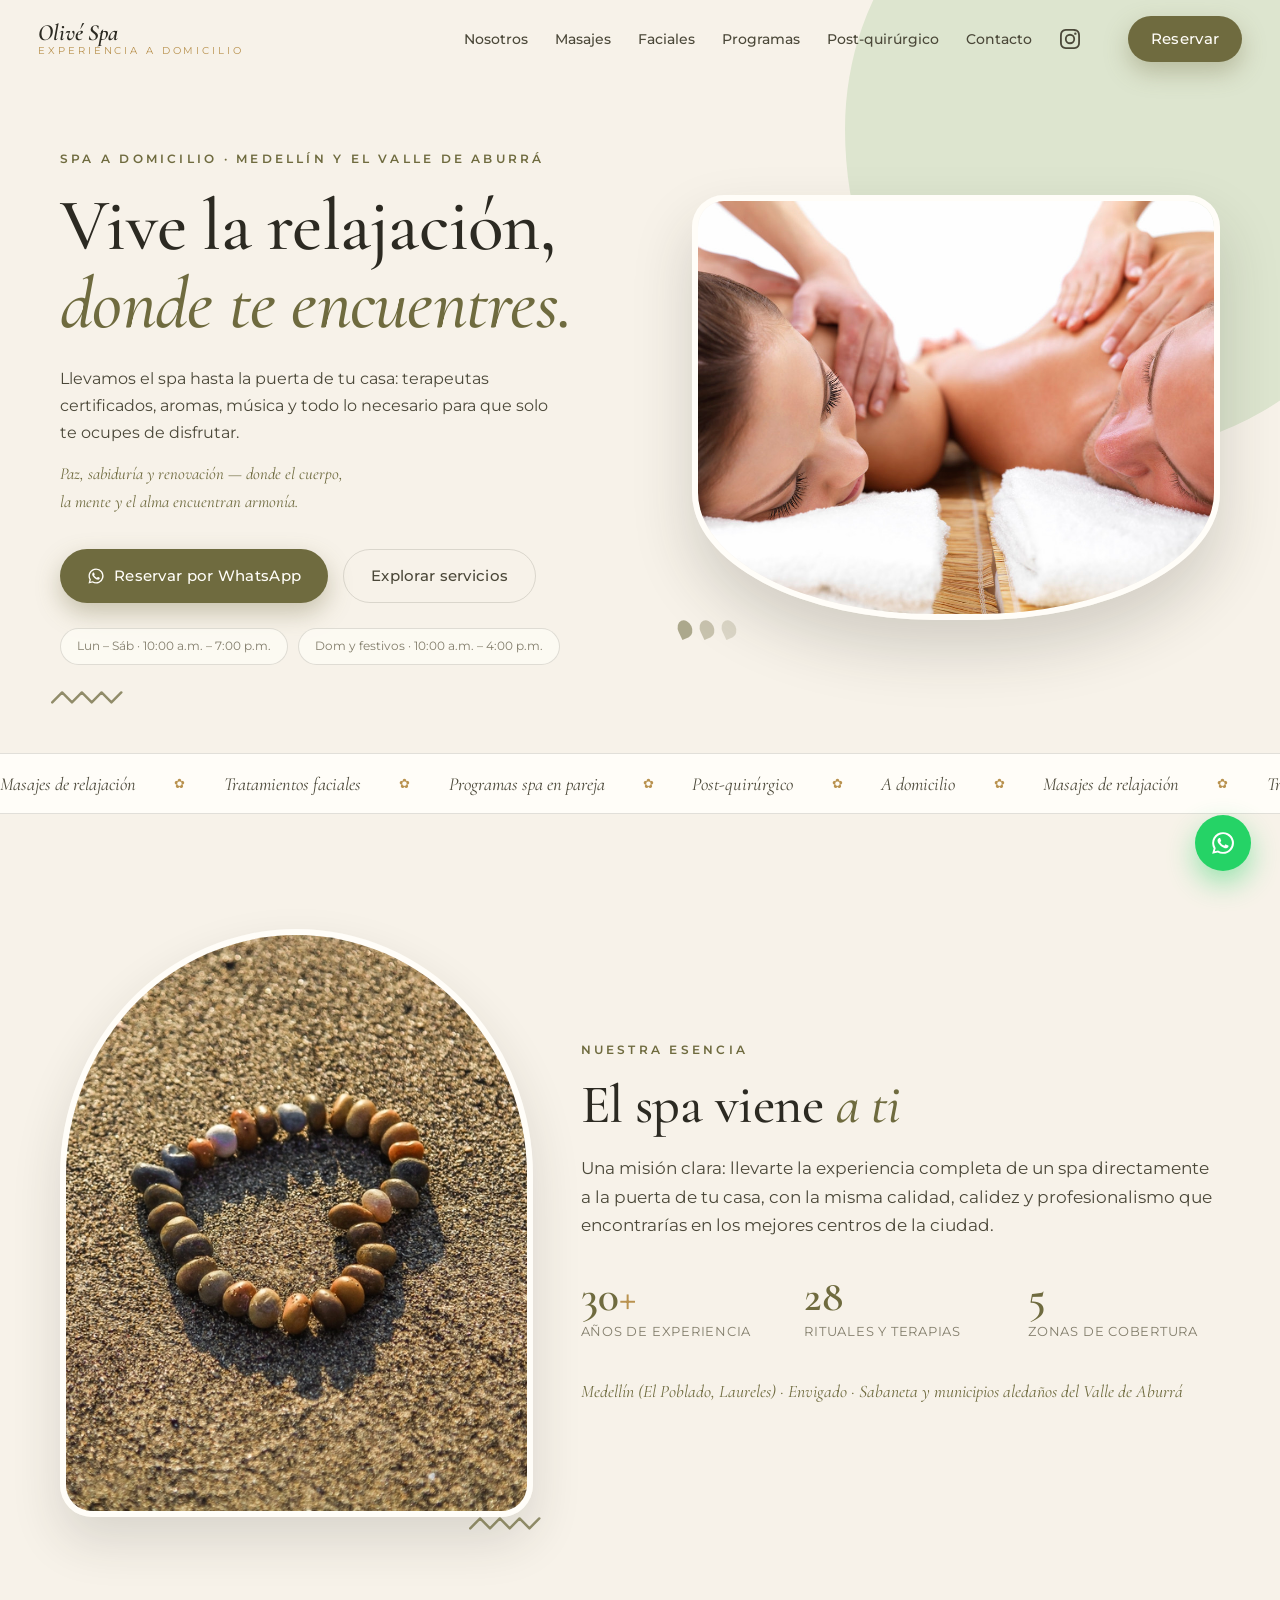
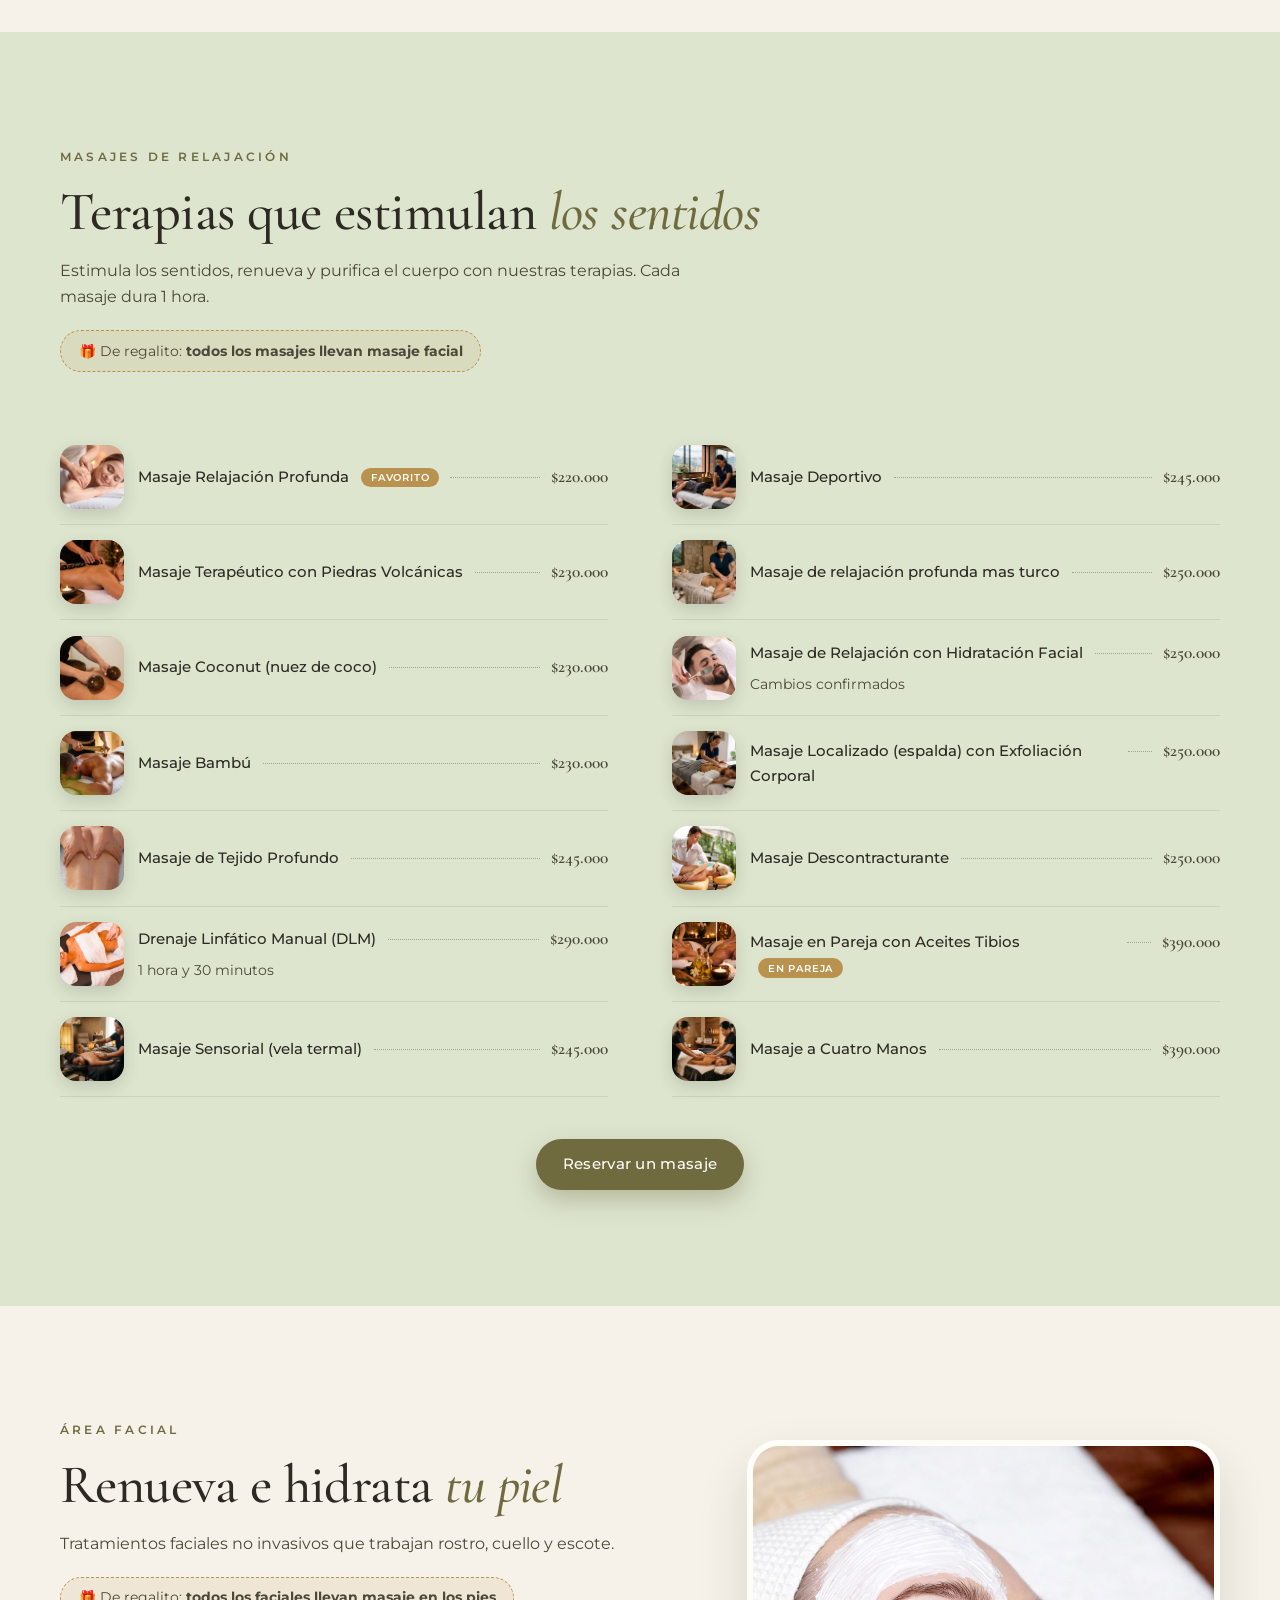
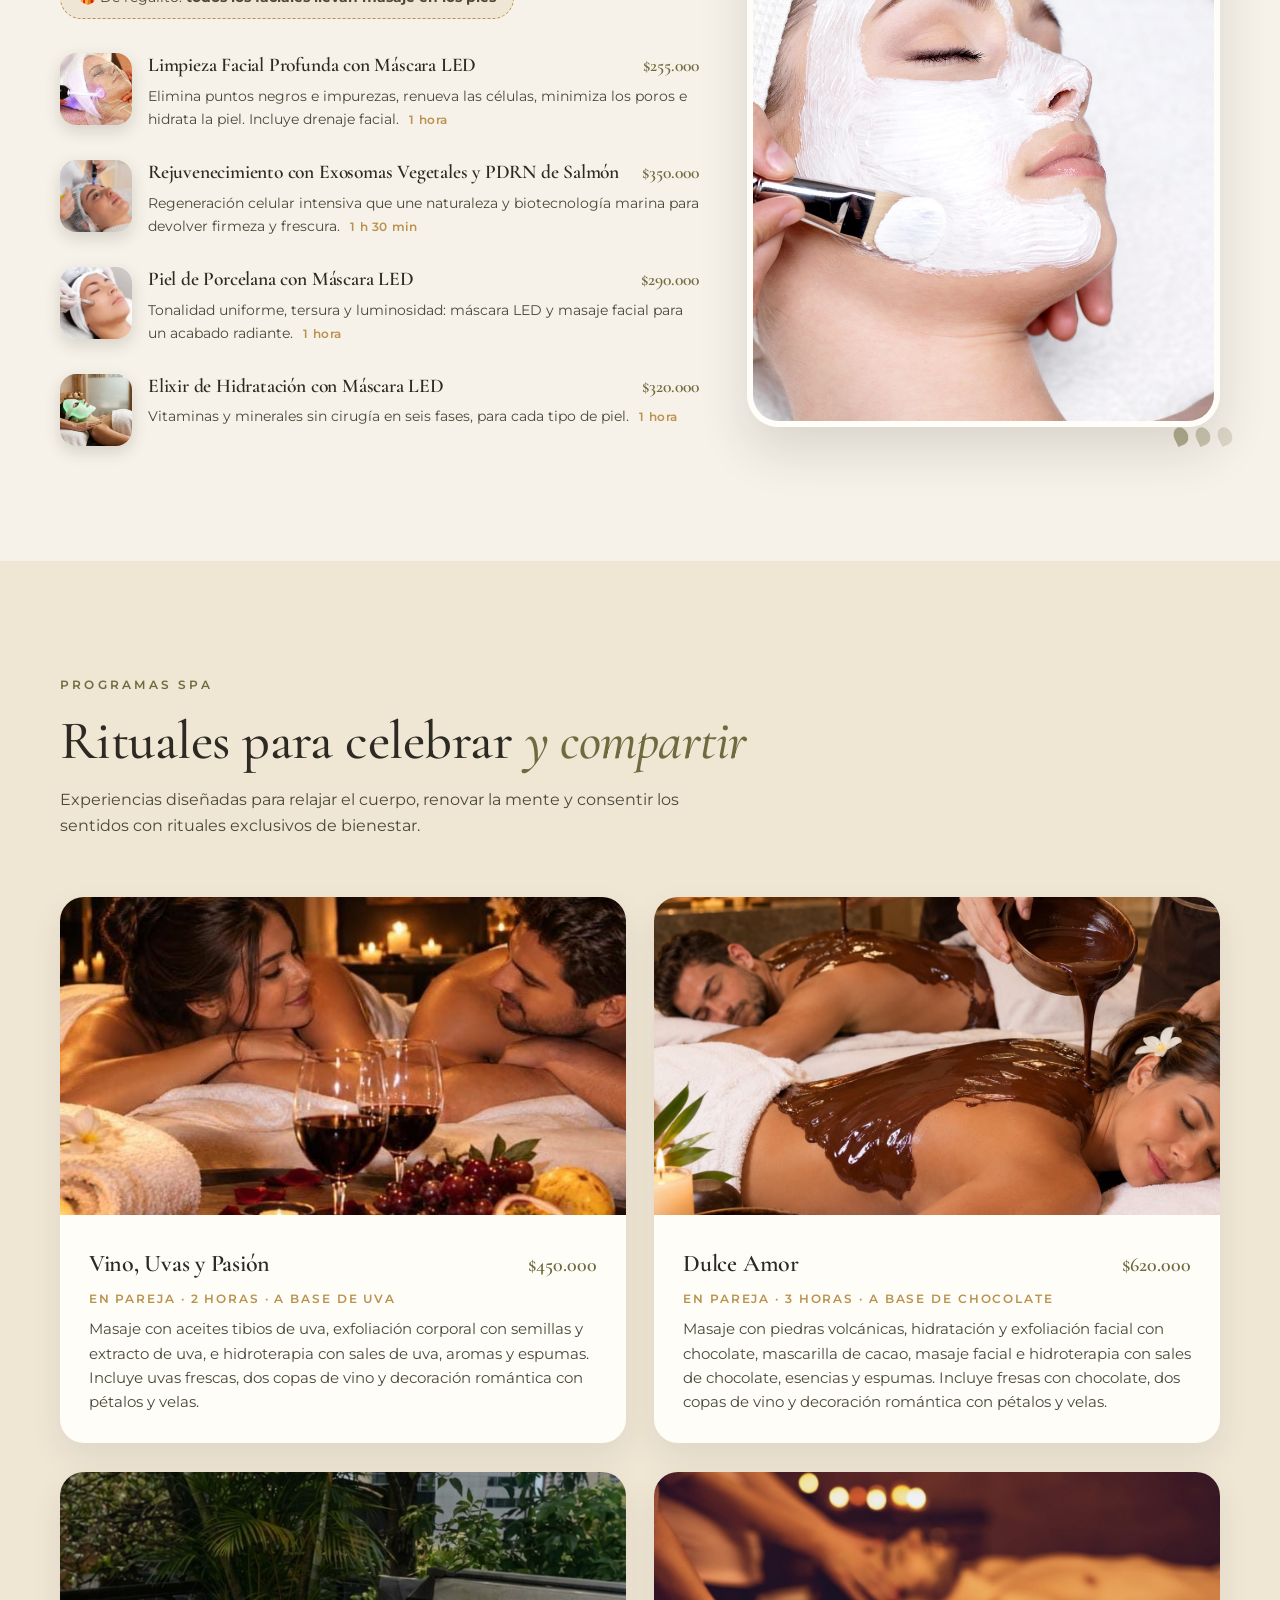
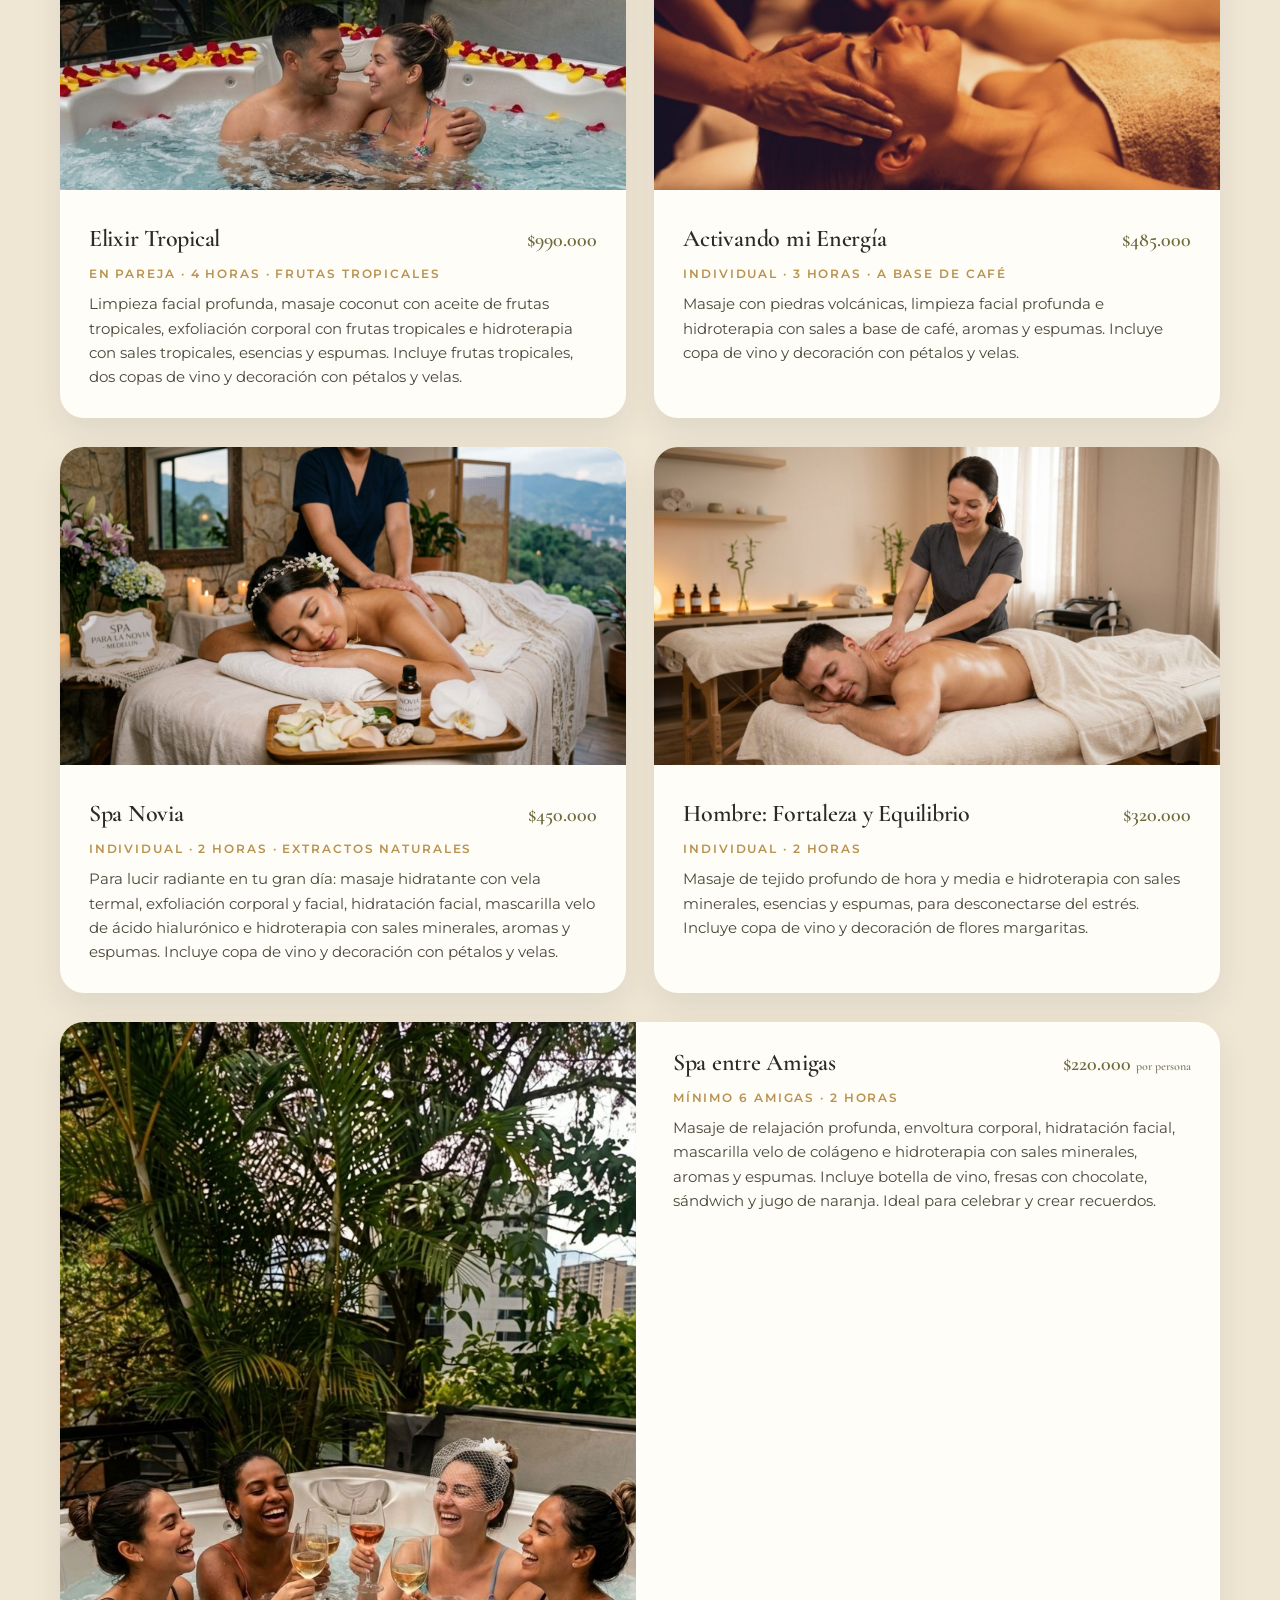
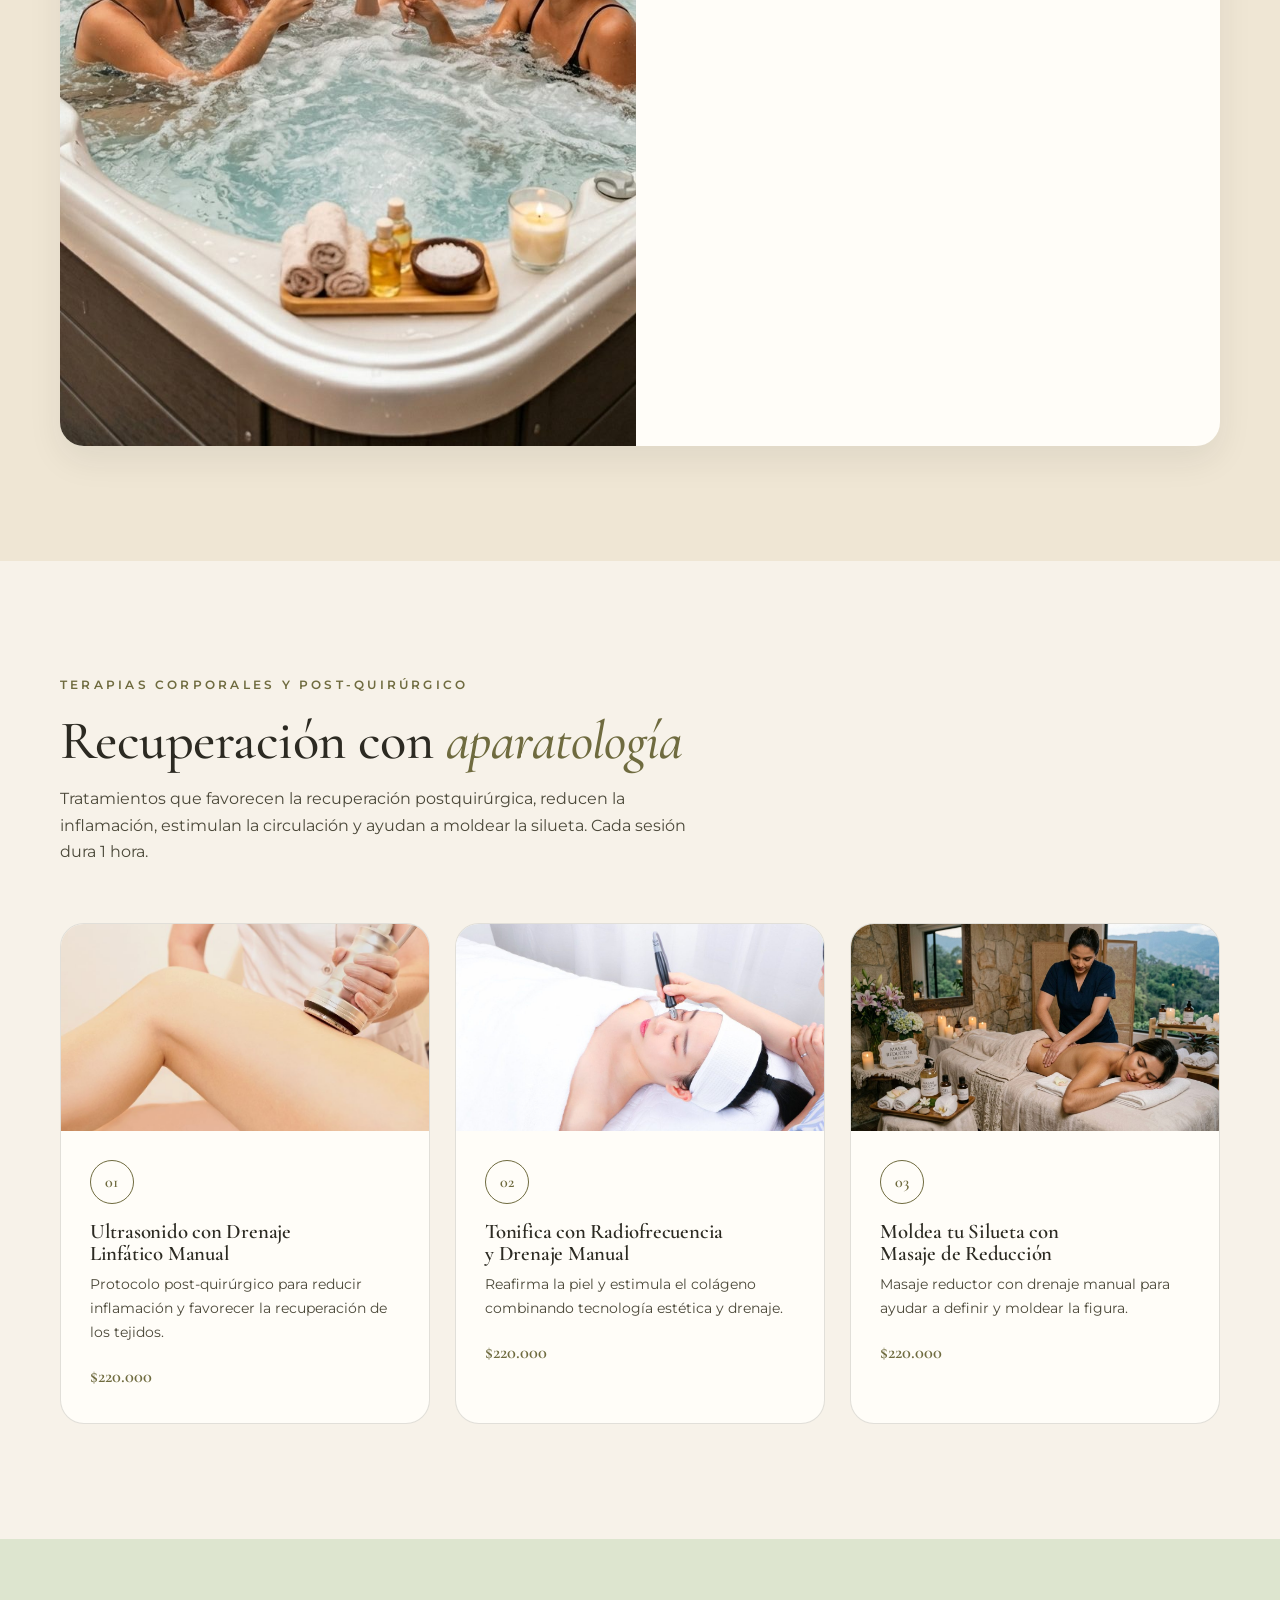
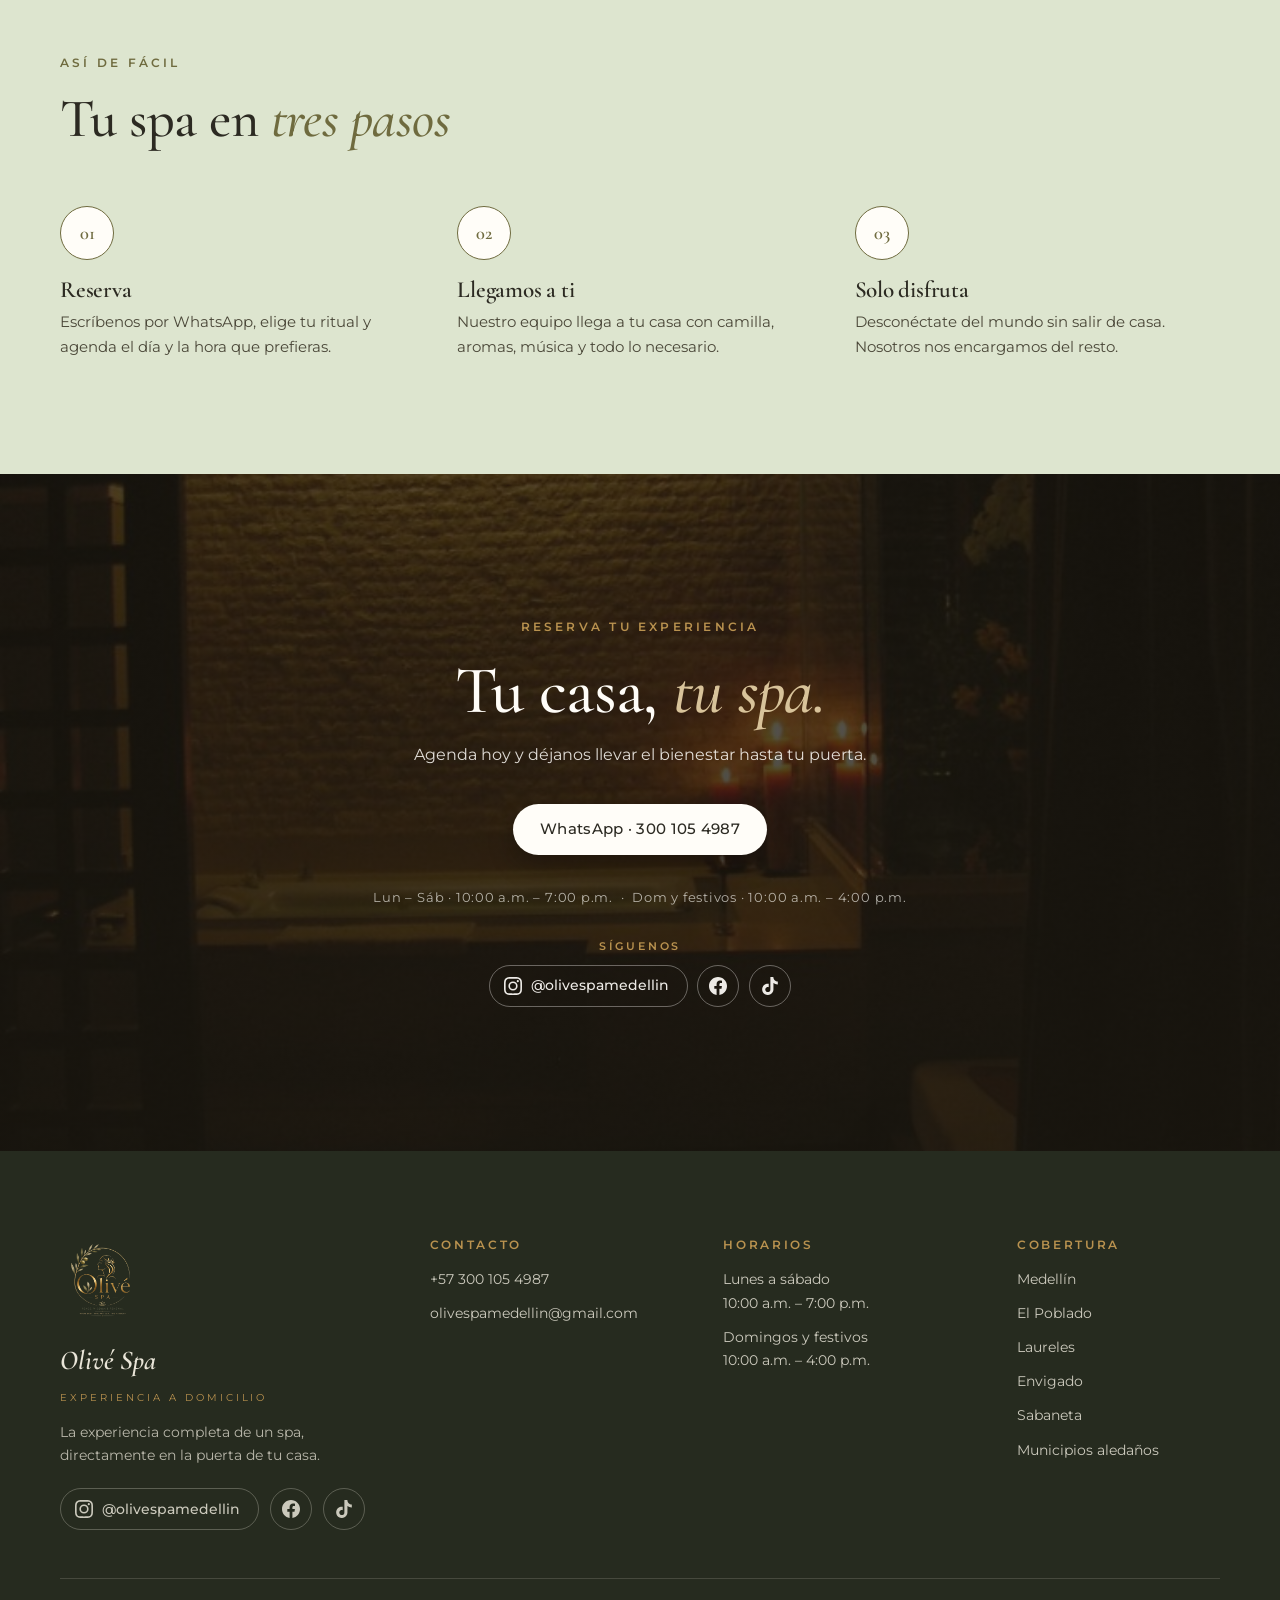
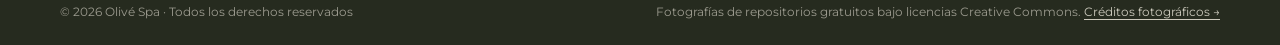
<file: index.html>
<!doctype html>
<html lang="es" class="no-js">
<head>
  <meta charset="utf-8" />
  <script>document.documentElement.classList.remove("no-js");</script>
  <meta name="viewport" content="width=device-width, initial-scale=1" />
  <title>Olivé Spa — Spa a domicilio en Medellín · Masajes, faciales y rituales</title>
  <meta name="description" content="Olivé Spa: vive la relajación donde te encuentres. Llevamos el spa hasta la puerta de tu casa: masajes, tratamientos faciales, programas spa en pareja y terapias post-quirúrgicas en Medellín (El Poblado, Laureles), Envigado y Sabaneta." />
  <link rel="canonical" href="https://olivespamedellin.com/" />
  <meta property="og:type" content="website" />
  <meta property="og:title" content="Olivé Spa — Spa a domicilio en Medellín" />
  <meta property="og:description" content="Olivé Spa: vive la relajación donde te encuentres. Masajes, faciales y rituales de bienestar a domicilio en Medellín y el Valle de Aburrá." />
  <meta property="og:url" content="https://olivespamedellin.com/" />
  <meta property="og:image" content="https://olivespamedellin.com/assets/img/hero-masaje.jpg" />
  <meta property="og:locale" content="es_CO" />
  <link rel="icon" type="image/png" sizes="32x32" href="assets/brand/favicon-32.png" />
  <link rel="icon" type="image/png" sizes="16x16" href="assets/brand/favicon-16.png" />
  <link rel="apple-touch-icon" sizes="180x180" href="assets/brand/apple-touch-icon.png" />

  <link rel="preconnect" href="https://fonts.googleapis.com" />
  <link rel="preconnect" href="https://fonts.gstatic.com" crossorigin />
  <link rel="stylesheet" href="https://fonts.googleapis.com/css2?family=Cormorant+Garamond:ital,wght@0,400;0,500;0,600;1,400;1,500&family=Montserrat:wght@300;400;500;600&display=swap" />

  <link rel="preload" as="image" href="assets/img/hero-masaje.jpg" fetchpriority="high" />
  <link rel="stylesheet" href="styles.css?v=2026102801" />
</head>
<body>
  <a class="skip-link" href="#main">Saltar al contenido</a>

  <!-- ============================ NAV ============================ -->
  <header class="nav" data-nav>
    <div class="nav-inner">
      <a class="nav-brand" href="#inicio">
        <span class="nav-brand-name">Olivé Spa</span>
        <span class="nav-brand-tag">experiencia a domicilio</span>
      </a>
      <nav class="nav-links" data-nav-links aria-label="Navegación principal">
        <a href="#nosotros">Nosotros</a>
        <a href="#masajes">Masajes</a>
        <a href="#faciales">Faciales</a>
        <a href="#programas">Programas</a>
        <a href="#postquirurgico">Post-quirúrgico</a>
        <a href="#contacto">Contacto</a>
      </nav>
      <a class="nav-red" href="https://www.instagram.com/olivespamedellin/" target="_blank" rel="noopener" aria-label="Instagram de Olivé Spa"><svg viewBox="0 0 24 24" width="20" height="20" aria-hidden="true"><path fill="currentColor" d="M12 2.2c3.2 0 3.6 0 4.85.07 1.17.05 1.8.25 2.23.41.56.22.96.48 1.38.9.42.42.68.82.9 1.38.16.42.36 1.06.41 2.23.06 1.26.07 1.64.07 4.85s0 3.6-.07 4.85c-.05 1.17-.25 1.8-.41 2.23-.22.56-.48.96-.9 1.38-.42.42-.82.68-1.38.9-.42.16-1.06.36-2.23.41-1.26.06-1.64.07-4.85.07s-3.6 0-4.85-.07c-1.17-.05-1.8-.25-2.23-.41a3.72 3.72 0 0 1-1.38-.9 3.72 3.72 0 0 1-.9-1.38c-.16-.42-.36-1.06-.41-2.23C2.2 15.6 2.2 15.2 2.2 12s0-3.6.07-4.85c.05-1.17.25-1.8.41-2.23.22-.56.48-.96.9-1.38.42-.42.82-.68 1.38-.9.42-.16 1.06-.36 2.23-.41C8.4 2.2 8.8 2.2 12 2.2m0-2.2C8.74 0 8.33 0 7.05.07 5.78.13 4.9.33 4.14.63a5.9 5.9 0 0 0-2.13 1.38A5.9 5.9 0 0 0 .63 4.14C.33 4.9.13 5.78.07 7.05 0 8.33 0 8.74 0 12s0 3.67.07 4.95c.06 1.27.26 2.15.56 2.91.31.79.72 1.46 1.38 2.13a5.9 5.9 0 0 0 2.13 1.38c.76.3 1.64.5 2.91.56C8.33 24 8.74 24 12 24s3.67 0 4.95-.07c1.27-.06 2.15-.26 2.91-.56a5.9 5.9 0 0 0 2.13-1.38 5.9 5.9 0 0 0 1.38-2.13c.3-.76.5-1.64.56-2.91.07-1.28.07-1.69.07-4.95s0-3.67-.07-4.95c-.06-1.27-.26-2.15-.56-2.91a5.9 5.9 0 0 0-1.38-2.13A5.9 5.9 0 0 0 19.86.63c-.76-.3-1.64-.5-2.91-.56C15.67 0 15.26 0 12 0Zm0 5.84A6.16 6.16 0 1 0 18.16 12 6.16 6.16 0 0 0 12 5.84Zm0 10.15A4 4 0 1 1 16 12a4 4 0 0 1-4 4Zm7.85-10.4a1.44 1.44 0 1 1-1.44-1.44 1.44 1.44 0 0 1 1.44 1.44Z"/></svg></a>
      <a class="btn btn-primary nav-cta" href="https://wa.me/573001054987?text=Hola%2C%20Oliv%C3%A9%20Spa%20%F0%9F%8C%BF%20Quiero%20reservar%20una%20experiencia%20de%20spa%20a%20domicilio." target="_blank" rel="noopener">Reservar</a>
      <button class="nav-burger" data-burger aria-label="Abrir menú" aria-expanded="false">
        <span></span><span></span><span></span>
      </button>
    </div>
  </header>

  <main id="main">
    <!-- ============================ HERO ============================ -->
    <section class="hero" id="inicio">
      <div class="hero-blob" aria-hidden="true"></div>
      <svg class="squiggle squiggle-hero" viewBox="0 0 120 24" aria-hidden="true"><path d="M2 20 L18 4 L34 20 L50 4 L66 20 L82 4 L98 20 L114 4" fill="none" stroke="currentColor" stroke-width="4" stroke-linecap="round" stroke-linejoin="round"/></svg>
      <div class="hero-inner">
        <div class="hero-copy">
          <p class="kicker reveal">Spa a domicilio · Medellín y el Valle de Aburrá</p>
          <h1 class="hero-title reveal">Vive la relajación,<br /><em>donde te encuentres.</em></h1>
          <p class="hero-sub reveal">Llevamos el spa hasta la puerta de tu casa: terapeutas certificados, aromas, música y todo lo necesario para que solo te ocupes de disfrutar.</p>
          <p class="hero-tagline reveal">Paz, sabiduría y renovación — donde el cuerpo, la mente y el alma encuentran armonía.</p>
          <div class="hero-actions reveal">
            <a class="btn btn-primary" href="https://wa.me/573001054987?text=Hola%2C%20Oliv%C3%A9%20Spa%20%F0%9F%8C%BF%20Quiero%20reservar%20una%20experiencia%20de%20spa%20a%20domicilio." target="_blank" rel="noopener">
              <svg viewBox="0 0 24 24" width="18" height="18" aria-hidden="true"><path fill="currentColor" d="M12 2a10 10 0 0 0-8.66 15L2 22l5.16-1.32A10 10 0 1 0 12 2Zm0 18.2a8.2 8.2 0 0 1-4.18-1.14l-.3-.18-3.06.78.82-2.98-.2-.31A8.2 8.2 0 1 1 12 20.2Zm4.5-6.13c-.25-.12-1.47-.72-1.7-.8s-.39-.13-.56.12-.64.8-.78.97-.29.19-.54.06a6.7 6.7 0 0 1-3.35-2.93c-.25-.43.25-.4.72-1.33a.45.45 0 0 0-.02-.43c-.06-.12-.56-1.34-.76-1.84s-.4-.42-.56-.43h-.48a.93.93 0 0 0-.67.31 2.81 2.81 0 0 0-.87 2.09 4.89 4.89 0 0 0 1.02 2.58 11.16 11.16 0 0 0 4.27 3.77 14.3 14.3 0 0 0 1.42.53 3.42 3.42 0 0 0 1.57.1 2.57 2.57 0 0 0 1.68-1.19 2.08 2.08 0 0 0 .14-1.19c-.06-.1-.23-.17-.48-.29Z"/></svg>
              Reservar por WhatsApp
            </a>
            <a class="btn btn-ghost" href="#masajes">Explorar servicios</a>
          </div>
          <div class="hero-chips reveal">
            <span class="chip">Lun – Sáb · 10:00 a.m. – 7:00 p.m.</span>
            <span class="chip">Dom y festivos · 10:00 a.m. – 4:00 p.m.</span>
          </div>
        </div>
        <div class="hero-media reveal">
          <figure class="hero-figure">
            <img src="assets/img/hero-masaje.jpg" alt="Masaje de relajación en pareja sobre toallas blancas" fetchpriority="high" loading="eager" />
          </figure>
          <div class="hero-dots" aria-hidden="true"><span></span><span></span><span></span></div>
        </div>
      </div>
    </section>

    <!-- ============================ MARQUEE ============================ -->
    <div class="marquee" aria-hidden="true">
      <div class="marquee-track">
        <span>Masajes de relajación</span><i>✿</i><span>Tratamientos faciales</span><i>✿</i><span>Programas spa en pareja</span><i>✿</i><span>Post-quirúrgico</span><i>✿</i><span>A domicilio</span><i>✿</i>
        <span>Masajes de relajación</span><i>✿</i><span>Tratamientos faciales</span><i>✿</i><span>Programas spa en pareja</span><i>✿</i><span>Post-quirúrgico</span><i>✿</i><span>A domicilio</span><i>✿</i>
      </div>
    </div>

    <!-- ============================ NOSOTROS ============================ -->
    <section class="about section" id="nosotros">
      <div class="container about-grid">
        <div class="about-media reveal">
          <figure class="about-figure">
            <img src="assets/img/detalle-piedras.jpg" alt="Corazón formado con piedras de colores sobre arena" loading="lazy" decoding="async" />
          </figure>
          <svg class="squiggle squiggle-about" viewBox="0 0 120 24" aria-hidden="true"><path d="M2 20 L18 4 L34 20 L50 4 L66 20 L82 4 L98 20 L114 4" fill="none" stroke="currentColor" stroke-width="4" stroke-linecap="round" stroke-linejoin="round"/></svg>
        </div>
        <div class="about-copy">
          <p class="kicker reveal">Nuestra esencia</p>
          <h2 class="section-title reveal">El spa viene <em>a ti</em></h2>
          <p class="lead reveal">Una misión clara: llevarte la experiencia completa de un spa directamente a la puerta de tu casa, con la misma calidad, calidez y profesionalismo que encontrarías en los mejores centros de la ciudad.</p>
          <ul class="stats reveal">
            <li class="plus"><strong data-count-to="30">0</strong><span>años de experiencia</span></li>
            <li><strong data-count-to="28">0</strong><span>rituales y terapias</span></li>
            <li><strong data-count-to="5">0</strong><span>zonas de cobertura</span></li>
          </ul>
          <p class="about-coverage reveal">Medellín (El Poblado, Laureles) · Envigado · Sabaneta y municipios aledaños del Valle de Aburrá</p>
        </div>
      </div>
    </section>

    <!-- ============================ MASAJES ============================ -->
    <section class="masajes section section-sage" id="masajes">
      <div class="container">
        <header class="section-head">
          <p class="kicker reveal">Masajes de relajación</p>
          <h2 class="section-title reveal">Terapias que estimulan <em>los sentidos</em></h2>
          <p class="section-sub reveal">Estimula los sentidos, renueva y purifica el cuerpo con nuestras terapias. Cada masaje dura 1 hora.</p>
          <p class="gift reveal">🎁 De regalito: <strong>todos los masajes llevan masaje facial</strong></p>
        </header>
        <div class="menu-grid">
          <ul class="menu-list reveal">
            <li><div class="galeria galeria-mini" data-galeria="masaje-relajacion-profunda" data-cantidad="1" role="button" tabindex="0"><img class="media" src="assets/img/servicios/masaje-relajacion-profunda-mini.jpg" data-grande="assets/img/servicios/masaje-relajacion-profunda.jpg" alt="Masaje Relajación Profunda" loading="lazy" decoding="async" /></div><div class="menu-item"><div class="menu-row"><span class="menu-name"><span>Masaje Relajación Profunda</span> <em class="tag">favorito</em></span><span class="menu-dots"></span><span class="menu-price">$220.000</span></div><p class="menu-desc"></p></div></li>
            <li><div class="galeria galeria-mini" data-galeria="masaje-piedras-volcanicas" data-cantidad="1" role="button" tabindex="0"><img class="media" src="assets/img/panel/masaje-piedras-volcanicas-20261014220955-837e-1-mini.jpg" data-grande="assets/img/panel/masaje-piedras-volcanicas-20261014220955-837e-1.jpg" alt="Masaje Terapéutico con Piedras Volcánicas" loading="lazy" decoding="async" /></div><div class="menu-item"><div class="menu-row"><span class="menu-name"><span>Masaje Terapéutico con Piedras Volcánicas</span></span><span class="menu-dots"></span><span class="menu-price">$230.000</span></div><p class="menu-desc"></p></div></li>
            <li><div class="galeria galeria-mini" data-galeria="masaje-coconut" data-cantidad="1" role="button" tabindex="0"><img class="media" src="assets/img/panel/masaje-coconut-20261014220955-837e-1-mini.jpg" data-grande="assets/img/panel/masaje-coconut-20261014220955-837e-1.jpg" alt="Masaje Coconut (nuez de coco)" loading="lazy" decoding="async" /></div><div class="menu-item"><div class="menu-row"><span class="menu-name"><span>Masaje Coconut (nuez de coco)</span></span><span class="menu-dots"></span><span class="menu-price">$230.000</span></div><p class="menu-desc"></p></div></li>
            <li><div class="galeria galeria-mini" data-galeria="masaje-bambu" data-cantidad="1" role="button" tabindex="0"><img class="media" src="assets/img/panel/masaje-bambu-20261014220955-837e-1-mini.jpg" data-grande="assets/img/panel/masaje-bambu-20261014220955-837e-1.jpg" alt="Masaje Bambú" loading="lazy" decoding="async" /></div><div class="menu-item"><div class="menu-row"><span class="menu-name"><span>Masaje Bambú</span></span><span class="menu-dots"></span><span class="menu-price">$230.000</span></div><p class="menu-desc"></p></div></li>
            <li><div class="galeria galeria-mini" data-galeria="masaje-tejido-profundo" data-cantidad="1" role="button" tabindex="0"><img class="media" src="assets/img/panel/masaje-tejido-profundo-20261015041839-c3ba-1-mini.jpg" data-grande="assets/img/panel/masaje-tejido-profundo-20261015041839-c3ba-1.jpg" alt="Masaje de Tejido Profundo" loading="lazy" decoding="async" /></div><div class="menu-item"><div class="menu-row"><span class="menu-name"><span>Masaje de Tejido Profundo</span></span><span class="menu-dots"></span><span class="menu-price">$245.000</span></div><p class="menu-desc"></p></div></li>
            <li><div class="galeria galeria-mini" data-galeria="drenaje-linfatico-manual" data-cantidad="1" role="button" tabindex="0"><img class="media" src="assets/img/panel/drenaje-linfatico-manual-20261014222613-39e3-1-mini.jpg" data-grande="assets/img/panel/drenaje-linfatico-manual-20261014222613-39e3-1.jpg" alt="Drenaje Linfático Manual (DLM)" loading="lazy" decoding="async" /></div><div class="menu-item"><div class="menu-row"><span class="menu-name"><span>Drenaje Linfático Manual (DLM)</span></span><span class="menu-dots"></span><span class="menu-price">$290.000</span></div><p class="menu-desc">1 hora y 30 minutos</p></div></li>
            <li><div class="galeria galeria-mini" data-galeria="masaje-sensorial" data-cantidad="1" role="button" tabindex="0"><img class="media" src="assets/img/panel/masaje-sensorial-20261014220955-837e-1-mini.jpg" data-grande="assets/img/panel/masaje-sensorial-20261014220955-837e-1.jpg" alt="Masaje Sensorial (vela termal)" loading="lazy" decoding="async" /></div><div class="menu-item"><div class="menu-row"><span class="menu-name"><span>Masaje Sensorial (vela termal)</span></span><span class="menu-dots"></span><span class="menu-price">$245.000</span></div><p class="menu-desc"></p></div></li>
          </ul>
          <ul class="menu-list reveal">
            <li><div class="galeria galeria-mini" data-galeria="masaje-deportivo" data-cantidad="1" role="button" tabindex="0"><img class="media" src="assets/img/panel/masaje-deportivo-20261014222034-ba41-1-mini.jpg" data-grande="assets/img/panel/masaje-deportivo-20261014222034-ba41-1.jpg" alt="Masaje Deportivo" loading="lazy" decoding="async" /></div><div class="menu-item"><div class="menu-row"><span class="menu-name"><span>Masaje Deportivo</span></span><span class="menu-dots"></span><span class="menu-price">$245.000</span></div><p class="menu-desc"></p></div></li>
            <li><div class="galeria galeria-mini" data-galeria="masaje-piernas-cansadas" data-cantidad="1" role="button" tabindex="0"><img class="media" src="assets/img/panel/masaje-piernas-cansadas-20261014222034-ba41-1-mini.jpg" data-grande="assets/img/panel/masaje-piernas-cansadas-20261014222034-ba41-1.jpg" alt="Masaje de relajación profunda mas turco" loading="lazy" decoding="async" /></div><div class="menu-item"><div class="menu-row"><span class="menu-name"><span>Masaje de relajación profunda mas turco</span></span><span class="menu-dots"></span><span class="menu-price">$250.000</span></div><p class="menu-desc"></p></div></li>
            <li><div class="galeria galeria-mini" data-galeria="masaje-relajacion-hidratacion-facial" data-cantidad="1" role="button" tabindex="0"><img class="media" src="assets/img/panel/masaje-relajacion-hidratacion-facial-20260926042613-c0b6-1-mini.jpg" data-grande="assets/img/panel/masaje-relajacion-hidratacion-facial-20260926042613-c0b6-1.jpg" alt="Masaje de Relajación con Hidratación Facial" loading="lazy" decoding="async" /></div><div class="menu-item"><div class="menu-row"><span class="menu-name"><span>Masaje de Relajación con Hidratación Facial</span></span><span class="menu-dots"></span><span class="menu-price">$250.000</span></div><p class="menu-desc">Cambios confirmados</p></div></li>
            <li><div class="galeria galeria-mini" data-galeria="masaje-localizado-exfoliacion" data-cantidad="1" role="button" tabindex="0"><img class="media" src="assets/img/panel/masaje-localizado-exfoliacion-20261014220955-837e-1-mini.jpg" data-grande="assets/img/panel/masaje-localizado-exfoliacion-20261014220955-837e-1.jpg" alt="Masaje Localizado (espalda) con Exfoliación Corporal" loading="lazy" decoding="async" /></div><div class="menu-item"><div class="menu-row"><span class="menu-name"><span>Masaje Localizado (espalda) con Exfoliación Corporal</span></span><span class="menu-dots"></span><span class="menu-price">$250.000</span></div><p class="menu-desc"></p></div></li>
            <li><div class="galeria galeria-mini" data-galeria="masaje-descontracturante" data-cantidad="1" role="button" tabindex="0"><img class="media" src="assets/img/panel/masaje-descontracturante-20261014224217-3dc0-1-mini.jpg" data-grande="assets/img/panel/masaje-descontracturante-20261014224217-3dc0-1.jpg" alt="Masaje Descontracturante" loading="lazy" decoding="async" /></div><div class="menu-item"><div class="menu-row"><span class="menu-name"><span>Masaje Descontracturante</span></span><span class="menu-dots"></span><span class="menu-price">$250.000</span></div><p class="menu-desc"></p></div></li>
            <li><div class="galeria galeria-mini" data-galeria="masaje-en-pareja" data-cantidad="1" role="button" tabindex="0"><img class="media" src="assets/img/panel/masaje-en-pareja-20261014224217-3dc0-1-mini.jpg" data-grande="assets/img/panel/masaje-en-pareja-20261014224217-3dc0-1.jpg" alt="Masaje en Pareja con Aceites Tibios" loading="lazy" decoding="async" /></div><div class="menu-item"><div class="menu-row"><span class="menu-name"><span>Masaje en Pareja con Aceites Tibios</span> <em class="tag">en pareja</em></span><span class="menu-dots"></span><span class="menu-price">$390.000</span></div><p class="menu-desc"></p></div></li>
            <li><div class="galeria galeria-mini" data-galeria="masaje-cuatro-manos" data-cantidad="1" role="button" tabindex="0"><img class="media" src="assets/img/panel/masaje-cuatro-manos-20261014220955-837e-1-mini.jpg" data-grande="assets/img/panel/masaje-cuatro-manos-20261014220955-837e-1.jpg" alt="Masaje a Cuatro Manos" loading="lazy" decoding="async" /></div><div class="menu-item"><div class="menu-row"><span class="menu-name"><span>Masaje a Cuatro Manos</span></span><span class="menu-dots"></span><span class="menu-price">$390.000</span></div><p class="menu-desc"></p></div></li>
          </ul>
        </div>
        <div class="section-cta reveal">
          <a class="btn btn-primary" href="https://wa.me/573001054987?text=Hola%2C%20Oliv%C3%A9%20Spa%20%F0%9F%8C%BF%20Quiero%20reservar%20un%20masaje%20a%20domicilio." target="_blank" rel="noopener">Reservar un masaje</a>
        </div>
      </div>
    </section>

    <!-- ============================ FACIALES ============================ -->
    <section class="faciales section" id="faciales">
      <div class="container split-grid">
        <div class="split-copy">
          <p class="kicker reveal">Área facial</p>
          <h2 class="section-title reveal">Renueva e hidrata <em>tu piel</em></h2>
          <p class="section-sub reveal">Tratamientos faciales no invasivos que trabajan rostro, cuello y escote.</p>
          <p class="gift reveal">🎁 De regalito: <strong>todos los faciales llevan masaje en los pies</strong></p>
          <ul class="feature-list reveal">
            <li>
              <div class="galeria galeria-mini" data-galeria="facial-limpieza-profunda" data-cantidad="1" role="button" tabindex="0"><img class="media" src="assets/img/panel/facial-limpieza-profunda-20261015041839-c3ba-1-mini.jpg" data-grande="assets/img/panel/facial-limpieza-profunda-20261015041839-c3ba-1.jpg" alt="Limpieza Facial Profunda con Máscara LED" loading="lazy" decoding="async" /></div>
              <div class="feature-body">
                <div class="feature-head"><h3>Limpieza Facial Profunda con Máscara LED</h3><span class="feature-price">$255.000</span></div>
                <p><span>Elimina puntos negros e impurezas, renueva las células, minimiza los poros e hidrata la piel. Incluye drenaje facial.</span> <small>1 hora</small></p>
              </div>
            </li>
            <li>
              <div class="galeria galeria-mini" data-galeria="facial-rejuvenecimiento-exosomas" data-cantidad="1" role="button" tabindex="0"><img class="media" src="assets/img/panel/facial-rejuvenecimiento-exosomas-20261015042329-c6e5-1-mini.jpg" data-grande="assets/img/panel/facial-rejuvenecimiento-exosomas-20261015042329-c6e5-1.jpg" alt="Rejuvenecimiento con Exosomas Vegetales y PDRN de Salmón" loading="lazy" decoding="async" /></div>
              <div class="feature-body">
                <div class="feature-head"><h3>Rejuvenecimiento con Exosomas Vegetales y PDRN de Salmón</h3><span class="feature-price">$350.000</span></div>
                <p><span>Regeneración celular intensiva que une naturaleza y biotecnología marina para devolver firmeza y frescura.</span> <small>1 h 30 min</small></p>
              </div>
            </li>
            <li>
              <div class="galeria galeria-mini" data-galeria="facial-piel-de-porcelana" data-cantidad="1" role="button" tabindex="0"><img class="media" src="assets/img/panel/facial-piel-de-porcelana-20261015041839-c3ba-1-mini.jpg" data-grande="assets/img/panel/facial-piel-de-porcelana-20261015041839-c3ba-1.jpg" alt="Piel de Porcelana con Máscara LED" loading="lazy" decoding="async" /></div>
              <div class="feature-body">
                <div class="feature-head"><h3>Piel de Porcelana con Máscara LED</h3><span class="feature-price">$290.000</span></div>
                <p><span>Tonalidad uniforme, tersura y luminosidad: máscara LED y masaje facial para un acabado radiante.</span> <small>1 hora</small></p>
              </div>
            </li>
            <li>
              <div class="galeria galeria-mini" data-galeria="facial-elixir-hidratacion" data-cantidad="1" role="button" tabindex="0"><img class="media" src="assets/img/panel/facial-elixir-hidratacion-20261014220955-837e-1-mini.jpg" data-grande="assets/img/panel/facial-elixir-hidratacion-20261014220955-837e-1.jpg" alt="Elixir de Hidratación con Máscara LED" loading="lazy" decoding="async" /></div>
              <div class="feature-body">
                <div class="feature-head"><h3>Elixir de Hidratación con Máscara LED</h3><span class="feature-price">$320.000</span></div>
                <p><span>Vitaminas y minerales sin cirugía en seis fases, para cada tipo de piel.</span> <small>1 hora</small></p>
              </div>
            </li>
          </ul>
        </div>
        <div class="split-media reveal">
          <figure class="split-figure">
            <img src="assets/img/facial-mascarilla.jpg" alt="Aplicación de mascarilla facial con brocha en un spa" loading="lazy" decoding="async" />
          </figure>
          <div class="hero-dots" aria-hidden="true"><span></span><span></span><span></span></div>
        </div>
      </div>
    </section>

    <!-- ============================ PROGRAMAS SPA ============================ -->
    <section class="programas section section-sand" id="programas">
      <div class="container">
        <header class="section-head">
          <p class="kicker reveal">Programas spa</p>
          <h2 class="section-title reveal">Rituales para celebrar <em>y compartir</em></h2>
          <p class="section-sub reveal">Experiencias diseñadas para relajar el cuerpo, renovar la mente y consentir los sentidos con rituales exclusivos de bienestar.</p>
        </header>

        <div class="program-featured">
          <article class="program-card program-card-photo reveal">
            <div class="galeria galeria-portada" data-galeria="programa-vino-uvas-pasion" data-cantidad="1"><img class="media" src="assets/img/panel/programa-vino-uvas-pasion-20261014222613-39e3-1.jpg" data-grande="assets/img/panel/programa-vino-uvas-pasion-20261014222613-39e3-1.jpg" alt="Vino, Uvas y Pasión" loading="lazy" decoding="async" /></div>
            <div class="program-body">
              <div class="program-top"><h3>Vino, Uvas y Pasión</h3><span class="program-price">$450.000</span></div>
              <p class="program-meta">En pareja · 2 horas · a base de uva</p>
              <p>Masaje con aceites tibios de uva, exfoliación corporal con semillas y extracto de uva, e hidroterapia con sales de uva, aromas y espumas. Incluye uvas frescas, dos copas de vino y decoración romántica con pétalos y velas.</p>
            </div>
          </article>
          <article class="program-card program-card-photo reveal">
            <div class="galeria galeria-portada" data-galeria="programa-dulce-amor" data-cantidad="1"><img class="media" src="assets/img/panel/programa-dulce-amor-20261015043711-b1f0-1.jpg" data-grande="assets/img/panel/programa-dulce-amor-20261015043711-b1f0-1.jpg" alt="Dulce Amor" loading="lazy" decoding="async" /></div>
            <div class="program-body">
              <div class="program-top"><h3>Dulce Amor</h3><span class="program-price">$620.000</span></div>
              <p class="program-meta">En pareja · 3 horas · a base de chocolate</p>
              <p>Masaje con piedras volcánicas, hidratación y exfoliación facial con chocolate, mascarilla de cacao, masaje facial e hidroterapia con sales de chocolate, esencias y espumas. Incluye fresas con chocolate, dos copas de vino y decoración romántica con pétalos y velas.</p>
            </div>
          </article>
        </div>

        <div class="program-grid">
          <article class="program-card program-card-photo reveal">
            <div class="galeria galeria-portada" data-galeria="programa-coco-velvet" data-cantidad="1"><img class="media" src="assets/img/panel/programa-coco-velvet-20261015051027-1a33-1.jpg" data-grande="assets/img/panel/programa-coco-velvet-20261015051027-1a33-1.jpg" alt="Elixir Tropical" loading="lazy" decoding="async" /></div>
            <div class="program-body">
              <div class="program-top"><h3>Elixir Tropical</h3><span class="program-price">$990.000</span></div>
              <p class="program-meta">En pareja · 4 horas · frutas tropicales</p>
              <p>Limpieza facial profunda, masaje coconut con aceite de frutas tropicales, exfoliación corporal con frutas tropicales e hidroterapia con sales tropicales, esencias y espumas. Incluye frutas tropicales, dos copas de vino y decoración con pétalos y velas.</p>
            </div>
          </article>
          <article class="program-card program-card-photo reveal">
            <div class="galeria galeria-portada" data-galeria="programa-activando-mi-energia" data-cantidad="1"><img class="media" src="assets/img/panel/programa-activando-mi-energia-20261014225345-518b-1.jpg" data-grande="assets/img/panel/programa-activando-mi-energia-20261014225345-518b-1.jpg" alt="Activando mi Energía" loading="lazy" decoding="async" /></div>
            <div class="program-body">
              <div class="program-top"><h3>Activando mi Energía</h3><span class="program-price">$485.000</span></div>
              <p class="program-meta">Individual · 3 horas · a base de café</p>
              <p>Masaje con piedras volcánicas, limpieza facial profunda e hidroterapia con sales a base de café, aromas y espumas. Incluye copa de vino y decoración con pétalos y velas.</p>
            </div>
          </article>
          <article class="program-card program-card-photo reveal">
            <div class="galeria galeria-portada" data-galeria="programa-abrazo-de-luz" data-cantidad="1"><img class="media" src="assets/img/panel/programa-abrazo-de-luz-20261014221030-1b61-1.jpg" data-grande="assets/img/panel/programa-abrazo-de-luz-20261014221030-1b61-1.jpg" alt="Spa Novia" loading="lazy" decoding="async" /></div>
            <div class="program-body">
              <div class="program-top"><h3>Spa Novia</h3><span class="program-price">$450.000</span></div>
              <p class="program-meta">Individual · 2 horas · extractos naturales</p>
              <p>Para lucir radiante en tu gran día: masaje hidratante con vela termal, exfoliación corporal y facial, hidratación facial, mascarilla velo de ácido hialurónico e hidroterapia con sales minerales, aromas y espumas. Incluye copa de vino y decoración con pétalos y velas.</p>
            </div>
          </article>
          <article class="program-card program-card-photo reveal">
            <div class="galeria galeria-portada" data-galeria="programa-hombre-fortaleza" data-cantidad="1"><img class="media" src="assets/img/panel/programa-hombre-fortaleza-20261014222758-1c36-1.jpg" data-grande="assets/img/panel/programa-hombre-fortaleza-20261014222758-1c36-1.jpg" alt="Hombre: Fortaleza y Equilibrio" loading="lazy" decoding="async" /></div>
            <div class="program-body">
              <div class="program-top"><h3>Hombre: Fortaleza y Equilibrio</h3><span class="program-price">$320.000</span></div>
              <p class="program-meta">Individual · 2 horas</p>
              <p>Masaje de tejido profundo de hora y media e hidroterapia con sales minerales, esencias y espumas, para desconectarse del estrés. Incluye copa de vino y decoración de flores margaritas.</p>
            </div>
          </article>
          <article class="program-card program-card-photo program-card-wide reveal">
            <div class="galeria galeria-portada" data-galeria="programa-spa-entre-amigas" data-cantidad="1"><img class="media" src="assets/img/panel/programa-spa-entre-amigas-20261019041302-a820-1.jpg" data-grande="assets/img/panel/programa-spa-entre-amigas-20261019041302-a820-1.jpg" alt="Spa entre Amigas" loading="lazy" decoding="async" /></div>
            <div class="program-body">
              <div class="program-top"><h3>Spa entre Amigas</h3><span class="program-price"><span>$220.000</span> <small>por persona</small></span></div>
              <p class="program-meta">Mínimo 6 amigas · 2 horas</p>
              <p>Masaje de relajación profunda, envoltura corporal, hidratación facial, mascarilla velo de colágeno e hidroterapia con sales minerales, aromas y espumas. Incluye botella de vino, fresas con chocolate, sándwich y jugo de naranja. Ideal para celebrar y crear recuerdos.</p>
            </div>
          </article>
        </div>
      </div>
    </section>

    <!-- ============================ POST-QUIRÚRGICO ============================ -->
    <section class="post section" id="postquirurgico">
      <div class="container">
        <header class="section-head">
          <p class="kicker reveal">Terapias corporales y post-quirúrgico</p>
          <h2 class="section-title reveal">Recuperación con <em>aparatología</em></h2>
          <p class="section-sub reveal">Tratamientos que favorecen la recuperación postquirúrgica, reducen la inflamación, estimulan la circulación y ayudan a moldear la silueta. Cada sesión dura 1 hora.</p>
        </header>
        <div class="post-grid">
          <article class="post-card post-card-photo reveal">
            <div class="galeria galeria-portada" data-galeria="post-ultrasonido-drenaje" data-cantidad="1"><img class="media" src="assets/img/panel/post-ultrasonido-drenaje-20261014225700-eb27-1.jpg" data-grande="assets/img/panel/post-ultrasonido-drenaje-20261014225700-eb27-1.jpg" alt="Ultrasonido con Drenaje Linfático Manual" loading="lazy" decoding="async" /></div>
            <div class="post-body">
              <span class="post-num">01</span>
              <h3>Ultrasonido con Drenaje Linfático Manual</h3>
              <p>Protocolo post-quirúrgico para reducir inflamación y favorecer la recuperación de los tejidos.</p>
              <span class="post-price">$220.000</span>
            </div>
          </article>
          <article class="post-card post-card-photo reveal">
            <div class="galeria galeria-portada" data-galeria="post-radiofrecuencia-drenaje" data-cantidad="1"><img class="media" src="assets/img/servicios/post-radiofrecuencia-drenaje.jpg" data-grande="assets/img/servicios/post-radiofrecuencia-drenaje.jpg" alt="Tonifica con Radiofrecuencia y Drenaje Manual" loading="lazy" decoding="async" /></div>
            <div class="post-body">
              <span class="post-num">02</span>
              <h3>Tonifica con Radiofrecuencia y Drenaje Manual</h3>
              <p>Reafirma la piel y estimula el colágeno combinando tecnología estética y drenaje.</p>
              <span class="post-price">$220.000</span>
            </div>
          </article>
          <article class="post-card post-card-photo reveal">
            <div class="galeria galeria-portada" data-galeria="post-moldea-silueta" data-cantidad="1"><img class="media" src="assets/img/panel/post-moldea-silueta-20261014221030-1b61-1.jpg" data-grande="assets/img/panel/post-moldea-silueta-20261014221030-1b61-1.jpg" alt="Moldea tu Silueta con Masaje de Reducción" loading="lazy" decoding="async" /></div>
            <div class="post-body">
              <span class="post-num">03</span>
              <h3>Moldea tu Silueta con Masaje de Reducción</h3>
              <p>Masaje reductor con drenaje manual para ayudar a definir y moldear la figura.</p>
              <span class="post-price">$220.000</span>
            </div>
          </article>
        </div>
      </div>
    </section>

    <!-- ============================ CÓMO FUNCIONA ============================ -->
    <section class="steps section section-sage">
      <div class="container">
        <header class="section-head">
          <p class="kicker reveal">Así de fácil</p>
          <h2 class="section-title reveal">Tu spa en <em>tres pasos</em></h2>
        </header>
        <ol class="steps-grid">
          <li class="reveal"><span class="step-num">01</span><h3>Reserva</h3><p>Escríbenos por WhatsApp, elige tu ritual y agenda el día y la hora que prefieras.</p></li>
          <li class="reveal"><span class="step-num">02</span><h3>Llegamos a ti</h3><p>Nuestro equipo llega a tu casa con camilla, aromas, música y todo lo necesario.</p></li>
          <li class="reveal"><span class="step-num">03</span><h3>Solo disfruta</h3><p>Desconéctate del mundo sin salir de casa. Nosotros nos encargamos del resto.</p></li>
        </ol>
      </div>
    </section>

    <!-- ============================ CTA FINAL ============================ -->
    <section class="cta" id="contacto">
      <img class="cta-bg" src="assets/img/ritual-velas.jpg" alt="" aria-hidden="true" loading="lazy" decoding="async" />
      <div class="cta-overlay" aria-hidden="true"></div>
      <div class="cta-inner">
        <p class="kicker reveal">Reserva tu experiencia</p>
        <h2 class="reveal">Tu casa, <em>tu spa.</em></h2>
        <p class="cta-sub reveal">Agenda hoy y déjanos llevar el bienestar hasta tu puerta.</p>
        <div class="cta-actions reveal">
          <a class="btn btn-light" href="https://wa.me/573001054987?text=Hola%2C%20Oliv%C3%A9%20Spa%20%F0%9F%8C%BF%20Quiero%20reservar%20una%20experiencia%20de%20spa%20a%20domicilio." target="_blank" rel="noopener">WhatsApp · 300 105 4987</a>
        </div>
        <p class="cta-schedule reveal">Lun – Sáb · 10:00 a.m. – 7:00 p.m. &nbsp;·&nbsp; Dom y festivos · 10:00 a.m. – 4:00 p.m.</p>
        <div class="cta-redes reveal">
          <p class="cta-redes-titulo">Síguenos</p>
          <a class="red-usuario" href="https://www.instagram.com/olivespamedellin/" target="_blank" rel="noopener" aria-label="Instagram de Olivé Spa: @olivespamedellin"><svg viewBox="0 0 24 24" width="18" height="18" aria-hidden="true"><path fill="currentColor" d="M12 2.2c3.2 0 3.6 0 4.85.07 1.17.05 1.8.25 2.23.41.56.22.96.48 1.38.9.42.42.68.82.9 1.38.16.42.36 1.06.41 2.23.06 1.26.07 1.64.07 4.85s0 3.6-.07 4.85c-.05 1.17-.25 1.8-.41 2.23-.22.56-.48.96-.9 1.38-.42.42-.82.68-1.38.9-.42.16-1.06.36-2.23.41-1.26.06-1.64.07-4.85.07s-3.6 0-4.85-.07c-1.17-.05-1.8-.25-2.23-.41a3.72 3.72 0 0 1-1.38-.9 3.72 3.72 0 0 1-.9-1.38c-.16-.42-.36-1.06-.41-2.23C2.2 15.6 2.2 15.2 2.2 12s0-3.6.07-4.85c.05-1.17.25-1.8.41-2.23.22-.56.48-.96.9-1.38.42-.42.82-.68 1.38-.9.42-.16 1.06-.36 2.23-.41C8.4 2.2 8.8 2.2 12 2.2m0-2.2C8.74 0 8.33 0 7.05.07 5.78.13 4.9.33 4.14.63a5.9 5.9 0 0 0-2.13 1.38A5.9 5.9 0 0 0 .63 4.14C.33 4.9.13 5.78.07 7.05 0 8.33 0 8.74 0 12s0 3.67.07 4.95c.06 1.27.26 2.15.56 2.91.31.79.72 1.46 1.38 2.13a5.9 5.9 0 0 0 2.13 1.38c.76.3 1.64.5 2.91.56C8.33 24 8.74 24 12 24s3.67 0 4.95-.07c1.27-.06 2.15-.26 2.91-.56a5.9 5.9 0 0 0 2.13-1.38 5.9 5.9 0 0 0 1.38-2.13c.3-.76.5-1.64.56-2.91.07-1.28.07-1.69.07-4.95s0-3.67-.07-4.95c-.06-1.27-.26-2.15-.56-2.91a5.9 5.9 0 0 0-1.38-2.13A5.9 5.9 0 0 0 19.86.63c-.76-.3-1.64-.5-2.91-.56C15.67 0 15.26 0 12 0Zm0 5.84A6.16 6.16 0 1 0 18.16 12 6.16 6.16 0 0 0 12 5.84Zm0 10.15A4 4 0 1 1 16 12a4 4 0 0 1-4 4Zm7.85-10.4a1.44 1.44 0 1 1-1.44-1.44 1.44 1.44 0 0 1 1.44 1.44Z"/></svg><span>@olivespamedellin</span></a>
          <a href="https://www.facebook.com/share/18Qb4jLNsf/" target="_blank" rel="noopener" aria-label="Facebook de Olivé Spa"><svg viewBox="0 0 24 24" width="18" height="18" aria-hidden="true"><path fill="currentColor" d="M24 12.07C24 5.4 18.63 0 12 0S0 5.4 0 12.07C0 18.1 4.39 23.09 10.13 24v-8.44H7.08v-3.49h3.05V9.41c0-3.02 1.79-4.7 4.53-4.7 1.31 0 2.68.24 2.68.24v2.97h-1.51c-1.49 0-1.95.93-1.95 1.89v2.26h3.32l-.53 3.49h-2.79V24C19.61 23.09 24 18.1 24 12.07Z"/></svg></a>
          <a href="https://www.tiktok.com/@olivespamedellin" target="_blank" rel="noopener" aria-label="TikTok de Olivé Spa"><svg viewBox="0 0 24 24" width="18" height="18" aria-hidden="true"><path fill="currentColor" d="M12.53.02C13.84 0 15.14.01 16.44 0c.08 1.53.63 3.09 1.75 4.17 1.12 1.11 2.7 1.62 4.24 1.79v4.03c-1.44-.05-2.89-.35-4.2-.97-.57-.26-1.1-.59-1.62-.93-.01 2.92.01 5.84-.02 8.75-.08 1.4-.54 2.79-1.35 3.94-1.31 1.92-3.58 3.17-5.91 3.21-1.43.08-2.86-.31-4.08-1.03-2.02-1.19-3.44-3.37-3.65-5.71-.02-.5-.03-1-.01-1.49.18-1.9 1.12-3.72 2.58-4.96 1.66-1.44 3.98-2.13 6.15-1.72.02 1.48-.04 2.96-.04 4.44-.99-.32-2.15-.23-3.02.37-.63.41-1.11 1.04-1.36 1.75-.21.51-.15 1.07-.14 1.61.24 1.64 1.82 3.02 3.5 2.87 1.12-.01 2.19-.66 2.77-1.61.19-.33.4-.67.41-1.06.1-1.79.06-3.57.07-5.36.01-4.03-.01-8.05.02-12.07z"/></svg></a>
        </div>
      </div>
    </section>
  </main>

  <!-- ============================ FOOTER ============================ -->
  <footer class="footer">
    <div class="container footer-grid">
      <div class="footer-brand">
        <img class="footer-logo-mark" src="assets/brand/olive-spa-logo.png" alt="" aria-hidden="true" loading="lazy" decoding="async" />
        <p class="footer-logo">Olivé Spa</p>
        <p class="footer-tag">Experiencia a domicilio</p>
        <p class="footer-mission">La experiencia completa de un spa, directamente en la puerta de tu casa.</p>
        <div class="footer-social">
          <a class="red-usuario" href="https://www.instagram.com/olivespamedellin/" target="_blank" rel="noopener" aria-label="Instagram de Olivé Spa: @olivespamedellin"><svg viewBox="0 0 24 24" width="18" height="18" aria-hidden="true"><path fill="currentColor" d="M12 2.2c3.2 0 3.6 0 4.85.07 1.17.05 1.8.25 2.23.41.56.22.96.48 1.38.9.42.42.68.82.9 1.38.16.42.36 1.06.41 2.23.06 1.26.07 1.64.07 4.85s0 3.6-.07 4.85c-.05 1.17-.25 1.8-.41 2.23-.22.56-.48.96-.9 1.38-.42.42-.82.68-1.38.9-.42.16-1.06.36-2.23.41-1.26.06-1.64.07-4.85.07s-3.6 0-4.85-.07c-1.17-.05-1.8-.25-2.23-.41a3.72 3.72 0 0 1-1.38-.9 3.72 3.72 0 0 1-.9-1.38c-.16-.42-.36-1.06-.41-2.23C2.2 15.6 2.2 15.2 2.2 12s0-3.6.07-4.85c.05-1.17.25-1.8.41-2.23.22-.56.48-.96.9-1.38.42-.42.82-.68 1.38-.9.42-.16 1.06-.36 2.23-.41C8.4 2.2 8.8 2.2 12 2.2m0-2.2C8.74 0 8.33 0 7.05.07 5.78.13 4.9.33 4.14.63a5.9 5.9 0 0 0-2.13 1.38A5.9 5.9 0 0 0 .63 4.14C.33 4.9.13 5.78.07 7.05 0 8.33 0 8.74 0 12s0 3.67.07 4.95c.06 1.27.26 2.15.56 2.91.31.79.72 1.46 1.38 2.13a5.9 5.9 0 0 0 2.13 1.38c.76.3 1.64.5 2.91.56C8.33 24 8.74 24 12 24s3.67 0 4.95-.07c1.27-.06 2.15-.26 2.91-.56a5.9 5.9 0 0 0 2.13-1.38 5.9 5.9 0 0 0 1.38-2.13c.3-.76.5-1.64.56-2.91.07-1.28.07-1.69.07-4.95s0-3.67-.07-4.95c-.06-1.27-.26-2.15-.56-2.91a5.9 5.9 0 0 0-1.38-2.13A5.9 5.9 0 0 0 19.86.63c-.76-.3-1.64-.5-2.91-.56C15.67 0 15.26 0 12 0Zm0 5.84A6.16 6.16 0 1 0 18.16 12 6.16 6.16 0 0 0 12 5.84Zm0 10.15A4 4 0 1 1 16 12a4 4 0 0 1-4 4Zm7.85-10.4a1.44 1.44 0 1 1-1.44-1.44 1.44 1.44 0 0 1 1.44 1.44Z"/></svg><span>@olivespamedellin</span></a>
          <a href="https://www.facebook.com/share/18Qb4jLNsf/" target="_blank" rel="noopener" aria-label="Facebook de Olivé Spa"><svg viewBox="0 0 24 24" width="18" height="18" aria-hidden="true"><path fill="currentColor" d="M24 12.07C24 5.4 18.63 0 12 0S0 5.4 0 12.07C0 18.1 4.39 23.09 10.13 24v-8.44H7.08v-3.49h3.05V9.41c0-3.02 1.79-4.7 4.53-4.7 1.31 0 2.68.24 2.68.24v2.97h-1.51c-1.49 0-1.95.93-1.95 1.89v2.26h3.32l-.53 3.49h-2.79V24C19.61 23.09 24 18.1 24 12.07Z"/></svg></a>
          <a href="https://www.tiktok.com/@olivespamedellin" target="_blank" rel="noopener" aria-label="TikTok de Olivé Spa"><svg viewBox="0 0 24 24" width="18" height="18" aria-hidden="true"><path fill="currentColor" d="M12.53.02C13.84 0 15.14.01 16.44 0c.08 1.53.63 3.09 1.75 4.17 1.12 1.11 2.7 1.62 4.24 1.79v4.03c-1.44-.05-2.89-.35-4.2-.97-.57-.26-1.1-.59-1.62-.93-.01 2.92.01 5.84-.02 8.75-.08 1.4-.54 2.79-1.35 3.94-1.31 1.92-3.58 3.17-5.91 3.21-1.43.08-2.86-.31-4.08-1.03-2.02-1.19-3.44-3.37-3.65-5.71-.02-.5-.03-1-.01-1.49.18-1.9 1.12-3.72 2.58-4.96 1.66-1.44 3.98-2.13 6.15-1.72.02 1.48-.04 2.96-.04 4.44-.99-.32-2.15-.23-3.02.37-.63.41-1.11 1.04-1.36 1.75-.21.51-.15 1.07-.14 1.61.24 1.64 1.82 3.02 3.5 2.87 1.12-.01 2.19-.66 2.77-1.61.19-.33.4-.67.41-1.06.1-1.79.06-3.57.07-5.36.01-4.03-.01-8.05.02-12.07z"/></svg></a>
        </div>
      </div>
      <div class="footer-col">
        <h4>Contacto</h4>
        <ul>
          <li><a href="https://wa.me/573001054987" target="_blank" rel="noopener">+57 300 105 4987</a></li>
          <li><a href="mailto:olivespamedellin@gmail.com">olivespamedellin@gmail.com</a></li>
        </ul>
      </div>
      <div class="footer-col">
        <h4>Horarios</h4>
        <ul>
          <li>Lunes a sábado<br />10:00 a.m. – 7:00 p.m.</li>
          <li>Domingos y festivos<br />10:00 a.m. – 4:00 p.m.</li>
        </ul>
      </div>
      <div class="footer-col">
        <h4>Cobertura</h4>
        <ul>
          <li>Medellín</li>
          <li>El Poblado</li>
          <li>Laureles</li>
          <li>Envigado</li>
          <li>Sabaneta</li>
          <li>Municipios aledaños</li>
        </ul>
      </div>
    </div>
    <div class="container footer-bottom">
      <p>© <span data-year>2026</span> Olivé Spa · Todos los derechos reservados</p>
      <p class="footer-credits">Fotografías de repositorios gratuitos bajo licencias Creative Commons. <a href="creditos.html">Créditos fotográficos →</a></p>
    </div>
  </footer>

  <!-- WhatsApp flotante -->
  <a class="wa-float" href="https://wa.me/573001054987?text=Hola%2C%20Oliv%C3%A9%20Spa%20%F0%9F%8C%BF%20Quiero%20reservar%20una%20experiencia%20de%20spa%20a%20domicilio." target="_blank" rel="noopener" aria-label="Escríbenos por WhatsApp">
    <svg viewBox="0 0 24 24" width="26" height="26" aria-hidden="true"><path fill="currentColor" d="M12 2a10 10 0 0 0-8.66 15L2 22l5.16-1.32A10 10 0 1 0 12 2Zm0 18.2a8.2 8.2 0 0 1-4.18-1.14l-.3-.18-3.06.78.82-2.98-.2-.31A8.2 8.2 0 1 1 12 20.2Zm4.5-6.13c-.25-.12-1.47-.72-1.7-.8s-.39-.13-.56.12-.64.8-.78.97-.29.19-.54.06a6.7 6.7 0 0 1-3.35-2.93c-.25-.43.25-.4.72-1.33a.45.45 0 0 0-.02-.43c-.06-.12-.56-1.34-.76-1.84s-.4-.42-.56-.43h-.48a.93.93 0 0 0-.67.31 2.81 2.81 0 0 0-.87 2.09 4.89 4.89 0 0 0 1.02 2.58 11.16 11.16 0 0 0 4.27 3.77 14.3 14.3 0 0 0 1.42.53 3.42 3.42 0 0 0 1.57.1 2.57 2.57 0 0 0 1.68-1.19 2.08 2.08 0 0 0 .14-1.19c-.06-.1-.23-.17-.48-.29Z"/></svg>
  </a>

  <script defer src="lib/gsap.min.js"></script>
  <script defer src="lib/ScrollTrigger.min.js"></script>
  <script defer src="main.js?v=2026102801"></script>
</body>
</html>
</file>
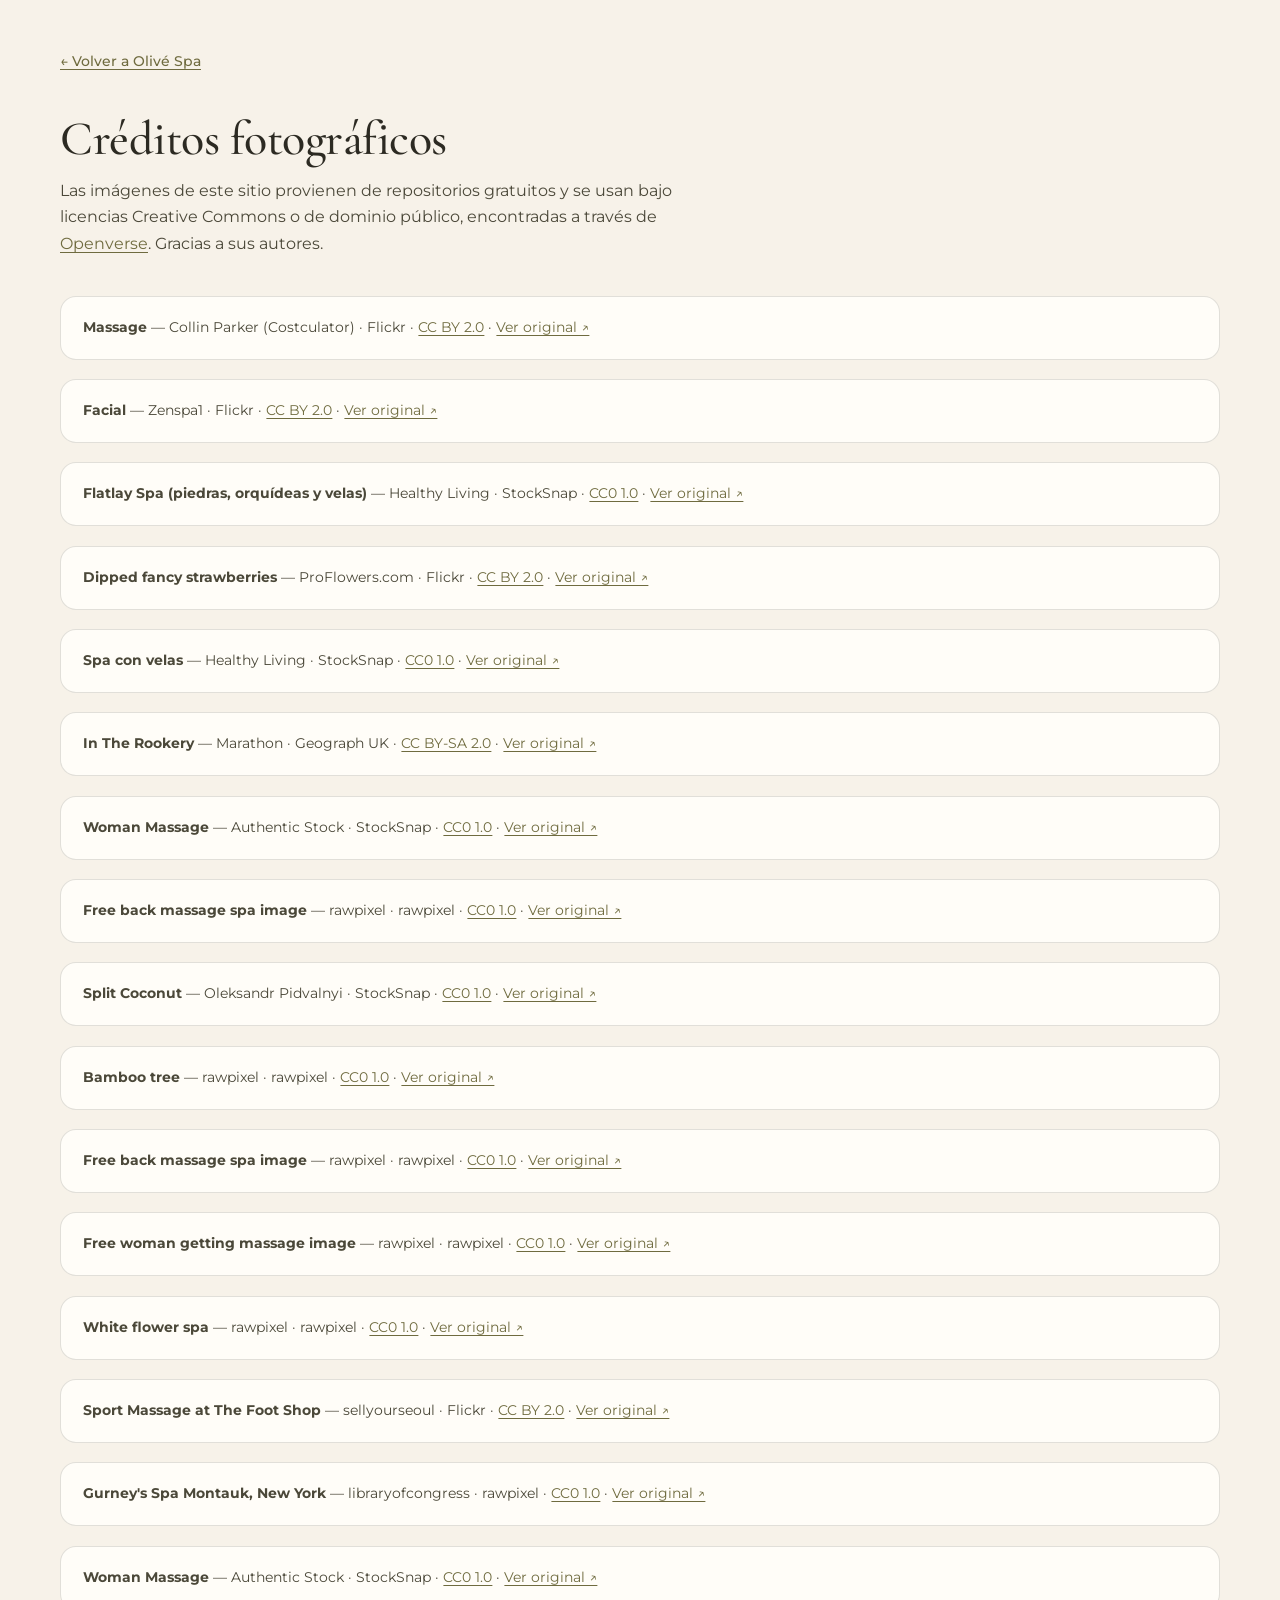
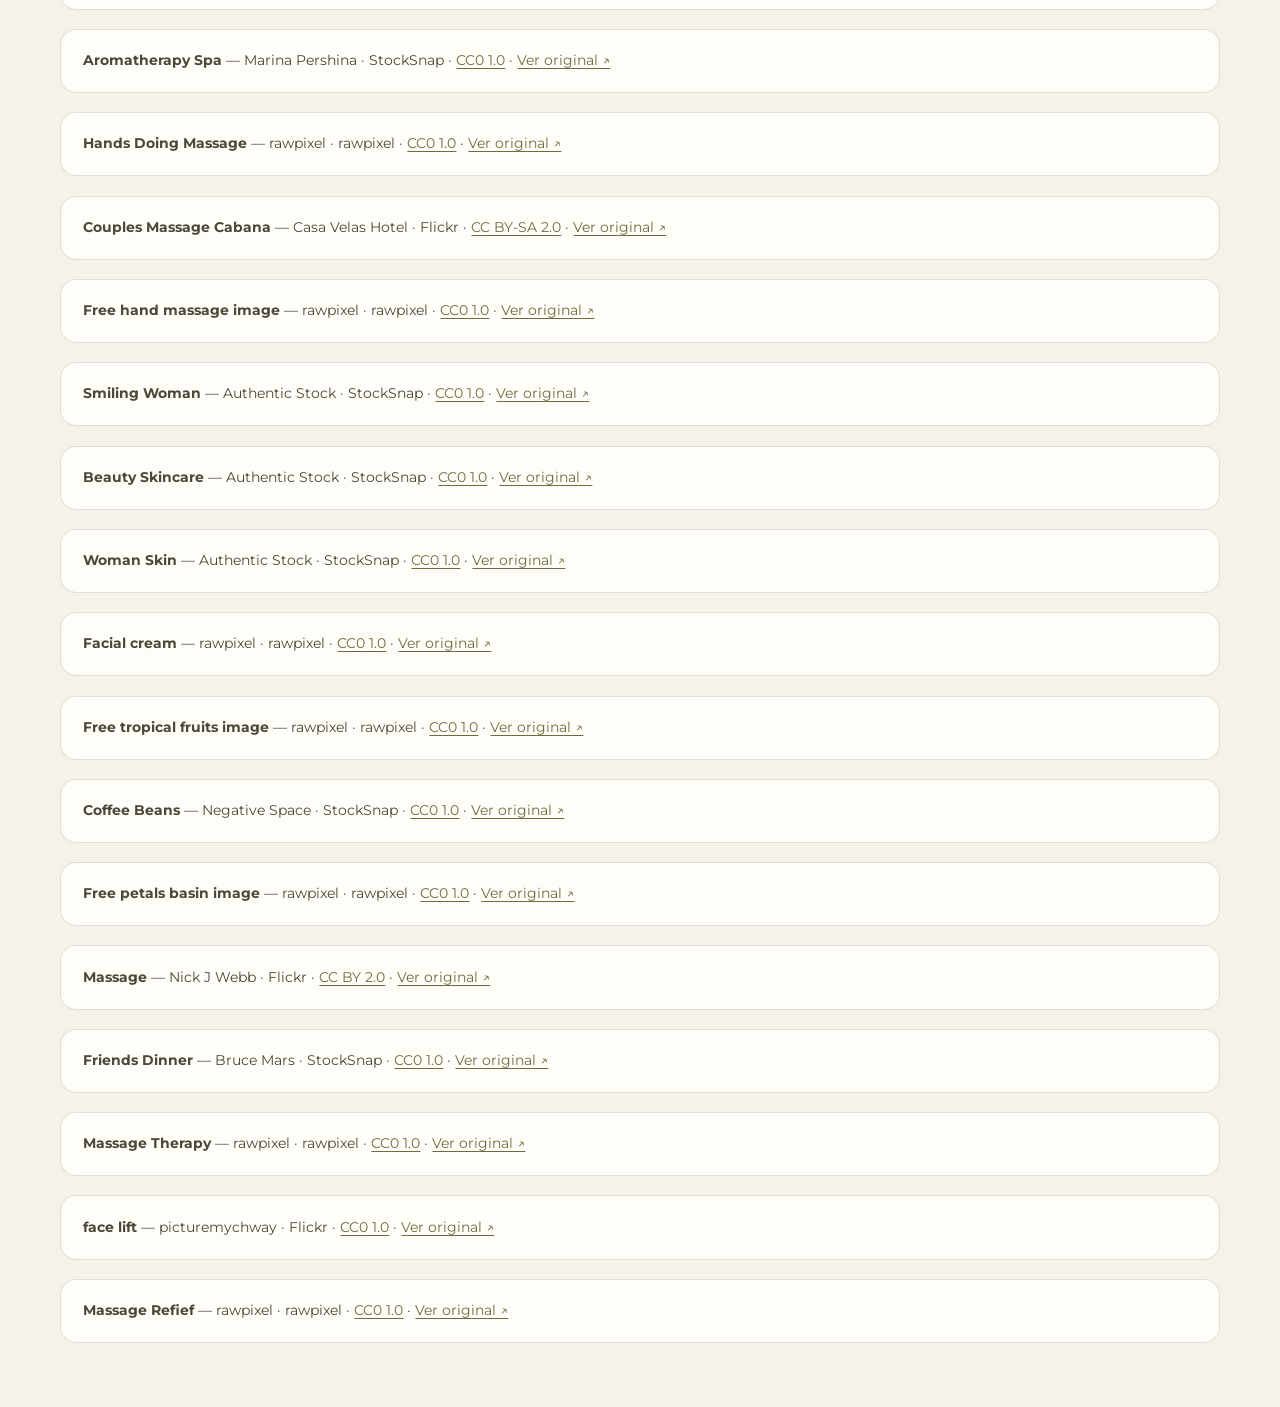
<file: creditos.html>
<!doctype html>
<html lang="es">
<head>
  <meta charset="utf-8" />
  <meta name="viewport" content="width=device-width, initial-scale=1" />
  <title>Créditos fotográficos · Olivé Spa</title>
  <meta name="robots" content="noindex, follow" />
  <link rel="icon" type="image/png" sizes="32x32" href="assets/brand/favicon-32.png" />
  <link rel="icon" type="image/png" sizes="16x16" href="assets/brand/favicon-16.png" />
  <link rel="preconnect" href="https://fonts.googleapis.com" />
  <link rel="preconnect" href="https://fonts.gstatic.com" crossorigin />
  <link rel="stylesheet" href="https://fonts.googleapis.com/css2?family=Cormorant+Garamond:ital,wght@0,400;0,500;0,600;1,400;1,500&family=Montserrat:wght@300;400;500;600&display=swap" />
  <link rel="stylesheet" href="styles.css?v=2026092502" />
</head>
<body class="page-credits">
  <div class="container">
    <header class="masthead">
      <a href="index.html">← Volver a Olivé Spa</a>
    </header>
    <h1>Créditos fotográficos</h1>
    <p>Las imágenes de este sitio provienen de repositorios gratuitos y se usan bajo licencias Creative Commons o de dominio público, encontradas a través de <a href="https://openverse.org" target="_blank" rel="noopener">Openverse</a>. Gracias a sus autores.</p>
    <ul class="credits-list" data-credits>
      <li><strong>Massage</strong> — Collin Parker (Costculator) · Flickr · <a href="https://creativecommons.org/licenses/by/2.0/" target="_blank" rel="noopener">CC BY 2.0</a> · <a href="https://www.flickr.com/photos/158282012@N07/43781411011" target="_blank" rel="noopener">Ver original ↗</a></li>
      <li><strong>Facial</strong> — Zenspa1 · Flickr · <a href="https://creativecommons.org/licenses/by/2.0/" target="_blank" rel="noopener">CC BY 2.0</a> · <a href="https://www.flickr.com/photos/93609956@N05/9865582355" target="_blank" rel="noopener">Ver original ↗</a></li>
      <li><strong>Flatlay Spa (piedras, orquídeas y velas)</strong> — Healthy Living · StockSnap · <a href="https://creativecommons.org/publicdomain/zero/1.0/" target="_blank" rel="noopener">CC0 1.0</a> · <a href="https://www.rawpixel.com/image/5960654/free-public-domain-cc0-photo" target="_blank" rel="noopener">Ver original ↗</a></li>
      <li><strong>Dipped fancy strawberries</strong> — ProFlowers.com · Flickr · <a href="https://creativecommons.org/licenses/by/2.0/" target="_blank" rel="noopener">CC BY 2.0</a> · <a href="https://www.flickr.com/photos/127365614@N08/16741817556" target="_blank" rel="noopener">Ver original ↗</a></li>
      <li><strong>Spa con velas</strong> — Healthy Living · StockSnap · <a href="https://creativecommons.org/publicdomain/zero/1.0/" target="_blank" rel="noopener">CC0 1.0</a> · <a href="https://stocksnap.io/photo/flatlay-spa-2HEUUNACGX" target="_blank" rel="noopener">Ver original ↗</a></li>
      <li><strong>In The Rookery</strong> — Marathon · Geograph UK · <a href="https://creativecommons.org/licenses/by-sa/2.0/" target="_blank" rel="noopener">CC BY-SA 2.0</a> · <a href="https://www.geograph.org.uk/photo/2581117" target="_blank" rel="noopener">Ver original ↗</a></li>
      <li><strong>Woman Massage</strong> — Authentic Stock · StockSnap · <a href="https://creativecommons.org/publicdomain/zero/1.0/" target="_blank" rel="noopener">CC0 1.0</a> · <a href="https://stocksnap.io/photo/woman-massage-XVEZDYZASS" target="_blank" rel="noopener">Ver original ↗</a></li>
      <li><strong>Free back massage spa image</strong> — rawpixel · rawpixel · <a href="https://creativecommons.org/publicdomain/zero/1.0/" target="_blank" rel="noopener">CC0 1.0</a> · <a href="https://www.rawpixel.com/image/5913670/image-public-domain-people-free" target="_blank" rel="noopener">Ver original ↗</a></li>
      <li><strong>Split Coconut</strong> — Oleksandr Pidvalnyi · StockSnap · <a href="https://creativecommons.org/publicdomain/zero/1.0/" target="_blank" rel="noopener">CC0 1.0</a> · <a href="https://stocksnap.io/photo/split-coconut-AZEZSAGD4G" target="_blank" rel="noopener">Ver original ↗</a></li>
      <li><strong>Bamboo tree</strong> — rawpixel · rawpixel · <a href="https://creativecommons.org/publicdomain/zero/1.0/" target="_blank" rel="noopener">CC0 1.0</a> · <a href="https://www.rawpixel.com/image/6040941/bamboo-tree-free-public-domain-cc0-photo" target="_blank" rel="noopener">Ver original ↗</a></li>
      <li><strong>Free back massage spa image</strong> — rawpixel · rawpixel · <a href="https://creativecommons.org/publicdomain/zero/1.0/" target="_blank" rel="noopener">CC0 1.0</a> · <a href="https://www.rawpixel.com/image/5922511/photo-image-public-domain-people-free" target="_blank" rel="noopener">Ver original ↗</a></li>
      <li><strong>Free woman getting massage image</strong> — rawpixel · rawpixel · <a href="https://creativecommons.org/publicdomain/zero/1.0/" target="_blank" rel="noopener">CC0 1.0</a> · <a href="https://www.rawpixel.com/image/5920158/photo-image-background-public-domain-woman" target="_blank" rel="noopener">Ver original ↗</a></li>
      <li><strong>White flower spa</strong> — rawpixel · rawpixel · <a href="https://creativecommons.org/publicdomain/zero/1.0/" target="_blank" rel="noopener">CC0 1.0</a> · <a href="https://www.rawpixel.com/image/6033264/photo-image-flower-public-domain-plant" target="_blank" rel="noopener">Ver original ↗</a></li>
      <li><strong>Sport Massage at The Foot Shop</strong> — sellyourseoul · Flickr · <a href="https://creativecommons.org/licenses/by/2.0/" target="_blank" rel="noopener">CC BY 2.0</a> · <a href="https://www.flickr.com/photos/43846028@N05/4270770714" target="_blank" rel="noopener">Ver original ↗</a></li>
      <li><strong>Gurney's Spa Montauk, New York</strong> — libraryofcongress · rawpixel · <a href="https://creativecommons.org/publicdomain/zero/1.0/" target="_blank" rel="noopener">CC0 1.0</a> · <a href="https://www.rawpixel.com/image/6301237/gurneys-spa-montauk-new-york" target="_blank" rel="noopener">Ver original ↗</a></li>
      <li><strong>Woman Massage</strong> — Authentic Stock · StockSnap · <a href="https://creativecommons.org/publicdomain/zero/1.0/" target="_blank" rel="noopener">CC0 1.0</a> · <a href="https://stocksnap.io/photo/woman-massage-U2PRCV7BEQ" target="_blank" rel="noopener">Ver original ↗</a></li>
      <li><strong>Aromatherapy Spa</strong> — Marina Pershina · StockSnap · <a href="https://creativecommons.org/publicdomain/zero/1.0/" target="_blank" rel="noopener">CC0 1.0</a> · <a href="https://stocksnap.io/photo/aromatherapy-spa-SJX0UPY4VO" target="_blank" rel="noopener">Ver original ↗</a></li>
      <li><strong>Hands Doing Massage</strong> — rawpixel · rawpixel · <a href="https://creativecommons.org/publicdomain/zero/1.0/" target="_blank" rel="noopener">CC0 1.0</a> · <a href="https://www.rawpixel.com/image/5969857/hands-doing-massage" target="_blank" rel="noopener">Ver original ↗</a></li>
      <li><strong>Couples Massage Cabana</strong> — Casa Velas Hotel · Flickr · <a href="https://creativecommons.org/licenses/by-sa/2.0/" target="_blank" rel="noopener">CC BY-SA 2.0</a> · <a href="https://www.flickr.com/photos/38026792@N03/4173695986" target="_blank" rel="noopener">Ver original ↗</a></li>
      <li><strong>Free hand massage image</strong> — rawpixel · rawpixel · <a href="https://creativecommons.org/publicdomain/zero/1.0/" target="_blank" rel="noopener">CC0 1.0</a> · <a href="https://www.rawpixel.com/image/5920386/free-hand-massage-image-public-domain-cc0-photo" target="_blank" rel="noopener">Ver original ↗</a></li>
      <li><strong>Smiling Woman</strong> — Authentic Stock · StockSnap · <a href="https://creativecommons.org/publicdomain/zero/1.0/" target="_blank" rel="noopener">CC0 1.0</a> · <a href="https://stocksnap.io/photo/smiling-woman-3WMJWQPS9L" target="_blank" rel="noopener">Ver original ↗</a></li>
      <li><strong>Beauty Skincare</strong> — Authentic Stock · StockSnap · <a href="https://creativecommons.org/publicdomain/zero/1.0/" target="_blank" rel="noopener">CC0 1.0</a> · <a href="https://stocksnap.io/photo/beauty-skincare-LRSAT4NCLS" target="_blank" rel="noopener">Ver original ↗</a></li>
      <li><strong>Woman Skin</strong> — Authentic Stock · StockSnap · <a href="https://creativecommons.org/publicdomain/zero/1.0/" target="_blank" rel="noopener">CC0 1.0</a> · <a href="https://stocksnap.io/photo/woman-skin-HT0IEUFSBY" target="_blank" rel="noopener">Ver original ↗</a></li>
      <li><strong>Facial cream</strong> — rawpixel · rawpixel · <a href="https://creativecommons.org/publicdomain/zero/1.0/" target="_blank" rel="noopener">CC0 1.0</a> · <a href="https://www.rawpixel.com/image/6038727/facial-cream-free-public-domain-cc0-photo" target="_blank" rel="noopener">Ver original ↗</a></li>
      <li><strong>Free tropical fruits image</strong> — rawpixel · rawpixel · <a href="https://creativecommons.org/publicdomain/zero/1.0/" target="_blank" rel="noopener">CC0 1.0</a> · <a href="https://www.rawpixel.com/image/5918617/image-public-domain-tropical-fruit" target="_blank" rel="noopener">Ver original ↗</a></li>
      <li><strong>Coffee Beans</strong> — Negative Space · StockSnap · <a href="https://creativecommons.org/publicdomain/zero/1.0/" target="_blank" rel="noopener">CC0 1.0</a> · <a href="https://stocksnap.io/photo/coffee-beans-LQ33FE82WJ" target="_blank" rel="noopener">Ver original ↗</a></li>
      <li><strong>Free petals basin image</strong> — rawpixel · rawpixel · <a href="https://creativecommons.org/publicdomain/zero/1.0/" target="_blank" rel="noopener">CC0 1.0</a> · <a href="https://www.rawpixel.com/image/5922927/photo-image-flower-public-domain-floral" target="_blank" rel="noopener">Ver original ↗</a></li>
      <li><strong>Massage</strong> — Nick J Webb · Flickr · <a href="https://creativecommons.org/licenses/by/2.0/" target="_blank" rel="noopener">CC BY 2.0</a> · <a href="https://www.flickr.com/photos/11540081@N05/3968719105" target="_blank" rel="noopener">Ver original ↗</a></li>
      <li><strong>Friends Dinner</strong> — Bruce Mars · StockSnap · <a href="https://creativecommons.org/publicdomain/zero/1.0/" target="_blank" rel="noopener">CC0 1.0</a> · <a href="https://stocksnap.io/photo/friends-dinner-RRSDBIHUMS" target="_blank" rel="noopener">Ver original ↗</a></li>
      <li><strong>Massage Therapy</strong> — rawpixel · rawpixel · <a href="https://creativecommons.org/publicdomain/zero/1.0/" target="_blank" rel="noopener">CC0 1.0</a> · <a href="https://www.rawpixel.com/image/5969862/massage-therapy" target="_blank" rel="noopener">Ver original ↗</a></li>
      <li><strong>face lift</strong> — picturemychway · Flickr · <a href="https://creativecommons.org/publicdomain/zero/1.0/" target="_blank" rel="noopener">CC0 1.0</a> · <a href="https://www.flickr.com/photos/188393326@N02/49912162872" target="_blank" rel="noopener">Ver original ↗</a></li>
      <li><strong>Massage Refief</strong> — rawpixel · rawpixel · <a href="https://creativecommons.org/publicdomain/zero/1.0/" target="_blank" rel="noopener">CC0 1.0</a> · <a href="https://www.rawpixel.com/image/5969841/massage-refief" target="_blank" rel="noopener">Ver original ↗</a></li>
    </ul>
  </div>
</body>
</html>
</file>
<file: styles.css>
/* =============================================================
   1. Tokens
   ============================================================= */
:root {
  --bg:        #f7f2e9;   /* crema cálida */
  --bg-2:      #efe6d4;   /* arena */
  --paper:     #fffdf8;
  --sage:      #dde5cf;   /* salvia claro (paneles) */
  --sage-2:    #c9d6b6;
  --ink:       #2c2a22;
  --ink-soft:  #4b4839;
  --ink-mute:  #837e6c;
  --accent:    #6f6b3f;   /* verde oliva (rama del logo) */
  --accent-2:  #b9924f;   /* dorado del logo */
  --line:      rgba(44, 42, 34, 0.14);
  --wa:        #25d366;

  --serif: "Cormorant Garamond", Georgia, serif;
  --sans:  "Montserrat", "Segoe UI", sans-serif;

  --ease-out:  cubic-bezier(0.16, 1, 0.3, 1);
  --ease-soft: cubic-bezier(0.25, 0.46, 0.45, 0.94);

  --radius-lg: 32px;
  --nav-h: 78px;
}

/* =============================================================
   2. Reset & base
   ============================================================= */
*, *::before, *::after { box-sizing: border-box; margin: 0; }
html {
  -webkit-text-size-adjust: 100%;
  overflow-x: clip;
  scroll-behavior: smooth;
}
@media (prefers-reduced-motion: reduce) {
  html { scroll-behavior: auto; }
}
body {
  font-family: var(--sans);
  font-size: 16px;
  font-weight: 400;
  line-height: 1.65;
  color: var(--ink);
  background: var(--bg);
  -webkit-font-smoothing: antialiased;
  text-rendering: optimizeLegibility;
  overflow-x: clip;
  overscroll-behavior-y: none;
}
img, svg, video { display: block; max-width: 100%; }
img { height: auto; }
button { font: inherit; color: inherit; cursor: pointer; border: 0; background: none; }
a { color: inherit; text-decoration: none; }
p { text-wrap: pretty; }
h1, h2, h3, h4 { text-wrap: balance; line-height: 1.06; letter-spacing: -0.01em; }
ul, ol { list-style: none; padding: 0; }
::selection { background: var(--accent); color: var(--paper); }
:focus-visible {
  outline: 2px solid var(--accent);
  outline-offset: 3px;
  border-radius: 4px;
}
.skip-link {
  position: fixed; top: -100px; left: 1rem;
  padding: .6rem 1rem; background: var(--ink); color: var(--paper);
  z-index: 9999; border-radius: 8px; font-weight: 500;
}
.skip-link:focus { top: 1rem; }

/* =============================================================
   3. Utilities
   ============================================================= */
.container {
  width: min(1160px, 92vw);
  margin-inline: auto;
}
.section { padding-block: clamp(4rem, 9vw, 7.5rem); }
.section-sage { background: var(--sage); }
.section-sand { background: var(--bg-2); }

.kicker {
  font-size: 0.72rem;
  font-weight: 600;
  letter-spacing: 0.28em;
  text-transform: uppercase;
  color: var(--accent);
  margin-bottom: 1.1rem;
}
.section-title {
  font-family: var(--serif);
  font-weight: 500;
  font-size: clamp(2.1rem, 4.6vw, 3.4rem);
  color: var(--ink);
}
.section-title em {
  font-style: italic;
  color: var(--accent);
}
.section-sub {
  max-width: 58ch;
  margin-top: 1rem;
  color: var(--ink-soft);
}
.section-head { margin-bottom: clamp(2.2rem, 5vw, 3.6rem); }
.section-head .section-sub { margin-inline: 0; }
.lead {
  font-size: 1.08rem;
  color: var(--ink-soft);
  margin-top: 1.2rem;
}
.gift {
  display: inline-block;
  margin-top: 1.2rem;
  padding: 0.55rem 1.1rem;
  background: rgba(185, 146, 79, 0.12);
  border: 1px dashed var(--accent-2);
  border-radius: 999px;
  font-size: 0.86rem;
  color: var(--ink-soft);
}
.section-cta { margin-top: 2.6rem; text-align: center; }

/* =============================================================
   4. Buttons & chips
   ============================================================= */
.btn {
  display: inline-flex;
  align-items: center;
  gap: 0.55rem;
  padding: 0.85rem 1.7rem;
  border-radius: 999px;
  font-weight: 500;
  font-size: 0.92rem;
  letter-spacing: 0.02em;
  transition: transform 0.35s var(--ease-out), box-shadow 0.35s var(--ease-out), background 0.35s var(--ease-out), color 0.35s var(--ease-out);
}
.btn:hover { transform: translateY(-2px); }
.btn-primary {
  background: var(--accent);
  color: var(--paper);
  box-shadow: 0 10px 24px rgba(111, 107, 63, 0.35);
}
.btn-primary:hover { background: #57532f; box-shadow: 0 14px 30px rgba(111, 107, 63, 0.45); }
.btn-ghost {
  border: 1px solid var(--line);
  color: var(--ink-soft);
  background: transparent;
}
.btn-ghost:hover { border-color: var(--accent); color: var(--accent); }
.btn-light {
  background: var(--paper);
  color: var(--ink);
  box-shadow: 0 10px 26px rgba(0, 0, 0, 0.28);
}
.btn-light:hover { background: #fff; }
.btn-outline-light {
  border: 1px solid rgba(255, 253, 248, 0.55);
  color: var(--paper);
}
.btn-outline-light:hover { background: rgba(255, 253, 248, 0.12); }
.chip {
  display: inline-block;
  padding: 0.45rem 1rem;
  border: 1px solid var(--line);
  border-radius: 999px;
  font-size: 0.78rem;
  color: var(--ink-mute);
  background: rgba(255, 253, 248, 0.65);
}

/* =============================================================
   5. Nav
   ============================================================= */
.nav {
  position: fixed;
  inset-inline: 0;
  top: 0;
  z-index: 100;
  transition: background 0.4s var(--ease-soft), box-shadow 0.4s var(--ease-soft);
}
.nav.is-solid {
  background: rgba(247, 242, 233, 0.92);
  backdrop-filter: blur(14px);
  -webkit-backdrop-filter: blur(14px);
  box-shadow: 0 1px 0 var(--line);
}
.nav-inner {
  width: min(1240px, 94vw);
  margin-inline: auto;
  height: var(--nav-h);
  display: flex;
  align-items: center;
  gap: 2rem;
}
.nav-brand { display: flex; flex-direction: column; line-height: 1.1; }
.nav-brand-name {
  font-family: var(--serif);
  font-style: italic;
  font-weight: 600;
  font-size: 1.45rem;
  color: var(--ink);
}
.nav-brand-tag {
  font-size: 0.6rem;
  letter-spacing: 0.3em;
  text-transform: uppercase;
  color: var(--accent-2);
}
.nav-links {
  display: none;
  margin-left: auto;
  gap: 1.7rem;
}
.nav-links a {
  font-size: 0.85rem;
  font-weight: 500;
  color: var(--ink-soft);
  position: relative;
  padding-block: 0.3rem;
  white-space: nowrap;
}
.nav-links a::after {
  content: "";
  position: absolute;
  left: 0; bottom: 0;
  width: 100%; height: 1.5px;
  background: var(--accent);
  transform: scaleX(0);
  transform-origin: right;
  transition: transform 0.4s var(--ease-out);
}
.nav-links a:hover::after { transform: scaleX(1); transform-origin: left; }
.nav-cta { display: none; margin-left: 0.4rem; padding: 0.65rem 1.4rem; }
/* Ícono de la red principal (Instagram), junto al botón de reservar o al menú del celular */
.nav-red {
  margin-left: auto;
  flex-shrink: 0;
  display: inline-flex;
  align-items: center;
  justify-content: center;
  width: 40px;
  height: 40px;
  border-radius: 50%;
  color: var(--ink-soft);
  transition: color 0.3s var(--ease-out), background 0.3s var(--ease-out);
}
.nav-red:hover { color: var(--accent); background: rgba(111, 107, 63, 0.1); }
.nav-red ~ .nav-burger { margin-left: -1.4rem; }
.nav-burger {
  margin-left: auto;
  display: inline-flex;
  flex-direction: column;
  gap: 5px;
  padding: 0.6rem;
}
.nav-burger span {
  width: 24px; height: 2px;
  background: var(--ink);
  transition: transform 0.35s var(--ease-out), opacity 0.35s var(--ease-out);
}
.nav.is-open .nav-burger span:nth-child(1) { transform: translateY(7px) rotate(45deg); }
.nav.is-open .nav-burger span:nth-child(2) { opacity: 0; }
.nav.is-open .nav-burger span:nth-child(3) { transform: translateY(-7px) rotate(-45deg); }

@media (min-width: 960px) {
  .nav-links { display: flex; }
  .nav-red { margin-left: -0.9rem; }
  .nav-cta { display: inline-flex; }
  .nav-burger { display: none; }
}
/* Pantallas medianas: menos espacio entre enlaces para que todo quepa en una línea */
@media (min-width: 960px) and (max-width: 1199px) {
  .nav-inner { gap: 1.1rem; }
  .nav-links { gap: 1.15rem; }
  .nav-red { margin-left: -0.4rem; }
}
@media (max-width: 959px) {
  .nav.is-open { background: var(--bg); box-shadow: 0 1px 0 var(--line); }
  .nav.is-open .nav-links {
    display: flex;
    position: absolute;
    top: var(--nav-h);
    inset-inline: 0;
    flex-direction: column;
    gap: 0;
    background: var(--bg);
    padding: 0.6rem 4vw 1.6rem;
    box-shadow: 0 24px 30px rgba(44, 42, 34, 0.12);
  }
  .nav.is-open .nav-links a {
    padding: 0.85rem 0;
    border-bottom: 1px solid var(--line);
    font-size: 1rem;
  }
}

/* =============================================================
   6. Hero
   ============================================================= */
.hero {
  position: relative;
  padding-top: calc(var(--nav-h) + clamp(2rem, 6vw, 4.5rem));
  padding-bottom: clamp(3rem, 7vw, 5.5rem);
}
.hero-blob {
  position: absolute;
  top: -18%; right: -12%;
  width: clamp(340px, 46vw, 700px);
  aspect-ratio: 1;
  background: var(--sage);
  border-radius: 38% 62% 55% 45% / 45% 40% 60% 55%;
  z-index: -1;
  animation: blobDrift 18s ease-in-out infinite alternate;
}
@keyframes blobDrift {
  from { border-radius: 38% 62% 55% 45% / 45% 40% 60% 55%; transform: rotate(0deg); }
  to   { border-radius: 55% 45% 40% 60% / 50% 55% 45% 50%; transform: rotate(8deg); }
}
.squiggle {
  width: 74px;
  color: var(--accent);
  opacity: 0.75;
}
.squiggle-hero {
  position: absolute;
  left: 4vw;
  bottom: clamp(1rem, 4vw, 3rem);
}
.hero-inner {
  width: min(1160px, 92vw);
  margin-inline: auto;
  display: grid;
  gap: 3rem;
  align-items: center;
}
.hero-title {
  font-family: var(--serif);
  font-weight: 500;
  font-size: clamp(2.7rem, 6.4vw, 4.6rem);
  max-width: 16ch;
}
.hero-title em { font-style: italic; color: var(--accent); }
.hero-sub {
  margin-top: 1.4rem;
  max-width: 46ch;
  font-size: 1.02rem;
  color: var(--ink-soft);
}
.hero-tagline {
  margin-top: 0.9rem;
  font-family: var(--serif);
  font-style: italic;
  font-size: 1.05rem;
  color: var(--accent);
  max-width: 42ch;
}
.hero-actions {
  display: flex;
  flex-wrap: wrap;
  gap: 0.9rem;
  margin-top: 2.1rem;
}
.hero-chips {
  display: flex;
  flex-wrap: wrap;
  gap: 0.6rem;
  margin-top: 1.6rem;
}
.hero-media { position: relative; }
.hero-figure {
  border-radius: var(--radius-lg) var(--radius-lg) 46% 46% / var(--radius-lg) var(--radius-lg) 30% 30%;
  overflow: hidden;
  box-shadow: 0 30px 60px rgba(44, 42, 34, 0.18);
  border: 6px solid var(--paper);
}
.hero-figure img {
  width: 100%;
  aspect-ratio: 5 / 4;
  object-fit: cover;
  transition: transform 1.2s var(--ease-out);
}
.hero-figure:hover img { transform: scale(1.05); }
.hero-dots {
  position: absolute;
  bottom: -18px; left: -14px;
  display: flex;
  gap: 8px;
}
.hero-dots span {
  width: 14px; height: 18px;
  background: var(--accent);
  opacity: 0.55;
  border-radius: 50% 50% 50% 0;
  transform: rotate(-25deg);
}
.hero-dots span:nth-child(2) { opacity: 0.35; }
.hero-dots span:nth-child(3) { opacity: 0.2; }

@media (min-width: 960px) {
  .hero-inner { grid-template-columns: 1.05fr 0.95fr; }
}

/* =============================================================
   7. Marquee
   ============================================================= */
.marquee {
  overflow: hidden;
  border-block: 1px solid var(--line);
  background: var(--paper);
  padding-block: 0.9rem;
}
.marquee-track {
  display: flex;
  align-items: center;
  gap: 2.4rem;
  width: max-content;
  animation: marquee 30s linear infinite;
}
.marquee-track span {
  font-family: var(--serif);
  font-style: italic;
  font-size: 1.15rem;
  color: var(--ink-soft);
  white-space: nowrap;
}
.marquee-track i {
  font-style: normal;
  color: var(--accent-2);
  font-size: 0.8rem;
}
@keyframes marquee {
  to { transform: translateX(-50%); }
}

/* =============================================================
   8. Nosotros
   ============================================================= */
.about-grid {
  display: grid;
  gap: 3rem;
  align-items: center;
}
.about-media { position: relative; }
.about-figure {
  border-radius: 50% 50% var(--radius-lg) var(--radius-lg) / 42% 42% var(--radius-lg) var(--radius-lg);
  overflow: hidden;
  border: 6px solid var(--paper);
  box-shadow: 0 24px 50px rgba(44, 42, 34, 0.14);
}
.about-figure img {
  width: 100%;
  aspect-ratio: 4 / 5;
  object-fit: cover;
}
.squiggle-about {
  position: absolute;
  right: -10px;
  bottom: -14px;
}
.stats {
  display: grid;
  grid-template-columns: repeat(3, 1fr);
  gap: 1.5rem 2rem;
  margin-top: 2.2rem;
}
.stats strong {
  display: block;
  font-family: var(--serif);
  font-size: clamp(2.1rem, 3.4vw, 2.9rem);
  font-weight: 600;
  color: var(--accent);
  line-height: 1;
}
.stats li.plus strong::after { content: "+"; color: var(--accent-2); }
.stats span {
  font-size: 0.8rem;
  letter-spacing: 0.06em;
  text-transform: uppercase;
  color: var(--ink-mute);
}
.about-coverage {
  margin-top: 2rem;
  font-family: var(--serif);
  font-style: italic;
  font-size: 1.1rem;
  color: var(--accent);
}
@media (min-width: 960px) {
  .about-grid { grid-template-columns: 0.85fr 1.15fr; }
}
@media (max-width: 959px) {
  .about-media { max-width: 380px; }
}

/* =============================================================
   9. Menú de masajes
   ============================================================= */
.menu-grid {
  display: grid;
  gap: 0.4rem 4rem;
}
.menu-list li {
  padding-block: 0.95rem;
  border-bottom: 1px solid rgba(44, 42, 34, 0.1);
}
.menu-row {
  display: flex;
  align-items: baseline;
  gap: 0.7rem;
}
.menu-desc {
  margin-top: 0.35rem;
  font-size: 0.86rem;
  color: var(--ink-soft);
}
.menu-name {
  font-weight: 500;
  font-size: 0.95rem;
  color: var(--ink);
}
.menu-dots {
  flex: 1;
  border-bottom: 1px dotted rgba(44, 42, 34, 0.35);
  transform: translateY(-4px);
  min-width: 24px;
}
.menu-price {
  font-family: var(--serif);
  font-weight: 600;
  font-size: 1.08rem;
  color: var(--ink-soft);
  white-space: nowrap;
}
.tag {
  display: inline-block;
  margin-left: 0.5rem;
  padding: 0.1rem 0.6rem;
  background: var(--accent-2);
  color: var(--paper);
  border-radius: 999px;
  font-style: normal;
  font-size: 0.62rem;
  font-weight: 600;
  letter-spacing: 0.08em;
  text-transform: uppercase;
  vertical-align: middle;
}
@media (min-width: 960px) {
  .menu-grid { grid-template-columns: 1fr 1fr; }
}

/* =============================================================
   10. Faciales (split)
   ============================================================= */
.split-grid {
  display: grid;
  gap: 3rem;
  align-items: center;
}
.split-media { position: relative; }
.split-figure {
  border-radius: var(--radius-lg);
  overflow: hidden;
  border: 6px solid var(--paper);
  box-shadow: 0 24px 50px rgba(44, 42, 34, 0.14);
}
.split-figure img {
  width: 100%;
  aspect-ratio: 4 / 5;
  object-fit: cover;
  transition: transform 1.2s var(--ease-out);
}
.split-figure:hover img { transform: scale(1.05); }
.split-media .hero-dots { left: auto; right: -12px; }
.feature-list { margin-top: 2rem; display: grid; gap: 1.6rem; }
.feature-head {
  display: flex;
  align-items: baseline;
  justify-content: space-between;
  gap: 1rem;
}
.feature-head h3 {
  font-family: var(--serif);
  font-weight: 600;
  font-size: 1.22rem;
  color: var(--ink);
}
.feature-price {
  font-family: var(--serif);
  font-weight: 600;
  font-size: 1.1rem;
  color: var(--accent);
  white-space: nowrap;
}
.feature-list p {
  margin-top: 0.3rem;
  font-size: 0.9rem;
  color: var(--ink-soft);
}
.feature-list small {
  display: inline-block;
  margin-left: 0.4rem;
  color: var(--accent-2);
  font-weight: 600;
  letter-spacing: 0.05em;
}
@media (min-width: 960px) {
  .split-grid { grid-template-columns: 1.15fr 0.85fr; }
}
@media (max-width: 959px) {
  .split-media { max-width: 420px; }
}

/* =============================================================
   11. Programas
   ============================================================= */
.program-featured {
  display: grid;
  gap: 1.8rem;
  margin-bottom: 1.8rem;
}
.program-grid {
  display: grid;
  gap: 1.8rem;
}
.program-card {
  background: var(--paper);
  border-radius: 24px;
  padding: 1.8rem;
  box-shadow: 0 14px 34px rgba(44, 42, 34, 0.08);
  transition: transform 0.45s var(--ease-out), box-shadow 0.45s var(--ease-out);
  display: flex;
  flex-direction: column;
  gap: 0.5rem;
}
.program-card:hover {
  transform: translateY(-6px);
  box-shadow: 0 26px 48px rgba(44, 42, 34, 0.14);
}
.program-card-photo { padding: 0; overflow: hidden; }
.program-card-photo figure {
  overflow: hidden;
}
.program-card-photo img {
  width: 100%;
  aspect-ratio: 16 / 9;
  object-fit: cover;
  object-position: center 40%;
  transition: transform 1s var(--ease-out);
}
.program-card-photo:hover img { transform: scale(1.06); }
.program-body { padding: 1.6rem 1.8rem 1.8rem; display: flex; flex-direction: column; gap: 0.5rem; }
.program-top {
  display: flex;
  align-items: baseline;
  justify-content: space-between;
  gap: 1rem;
}
.program-top h3 {
  font-family: var(--serif);
  font-weight: 600;
  font-size: 1.5rem;
}
.program-price {
  font-family: var(--serif);
  font-weight: 600;
  font-size: 1.25rem;
  color: var(--accent);
  white-space: nowrap;
}
.program-price small { font-size: 0.75rem; color: var(--ink-mute); }
.program-meta {
  font-size: 0.74rem;
  font-weight: 600;
  letter-spacing: 0.16em;
  text-transform: uppercase;
  color: var(--accent-2);
}
.program-card > p:last-child,
.program-body > p:last-child {
  font-size: 0.92rem;
  color: var(--ink-soft);
}
@media (min-width: 720px) {
  .program-featured { grid-template-columns: 1fr 1fr; }
  .program-grid { grid-template-columns: 1fr 1fr; }
}
@media (min-width: 1280px) {
  .program-grid { grid-template-columns: repeat(2, 1fr); }
}
.program-card-wide { grid-column: 1 / -1; }

/* Textos opcionales que se editan desde el panel (/tarifas): si quedan vacíos, no ocupan espacio */
.menu-desc:empty,
.program-meta:empty,
.program-body > p:empty,
.post-body > p:empty,
.feature-body p > span:empty,
.feature-body small:empty { display: none; }

/* =============================================================
   12. Post-quirúrgico
   ============================================================= */
.post-grid {
  display: grid;
  gap: 1.6rem;
}
.post-card {
  position: relative;
  border: 1px solid var(--line);
  border-radius: 24px;
  padding: 2rem 1.8rem;
  background: var(--paper);
  transition: transform 0.45s var(--ease-out), border-color 0.45s var(--ease-out);
}
.post-card:hover { transform: translateY(-5px); border-color: var(--accent); }
.post-num {
  display: inline-flex;
  align-items: center;
  justify-content: center;
  width: 44px; height: 44px;
  border: 1.5px solid var(--accent);
  border-radius: 50%;
  font-family: var(--serif);
  font-weight: 600;
  font-size: 1rem;
  color: var(--accent);
  margin-bottom: 1.1rem;
}
.post-card h3 {
  font-family: var(--serif);
  font-weight: 600;
  font-size: 1.3rem;
  margin-bottom: 0.5rem;
}
.post-card p { font-size: 0.9rem; color: var(--ink-soft); }
.post-price {
  display: inline-block;
  margin-top: 1rem;
  font-family: var(--serif);
  font-weight: 600;
  font-size: 1.15rem;
  color: var(--accent);
}
@media (min-width: 960px) {
  .post-grid { grid-template-columns: repeat(3, 1fr); }
}

/* =============================================================
   12b. Fotos por servicio (hasta 3, editables desde /tarifas)
   ============================================================= */
.galeria:empty { display: none; }
.galeria .media { cursor: zoom-in; }

/* Un video dentro de una galería: su portada (o un fondo de marca) con un botón de play */
.media-video {
  display: block;
  position: relative;
  background: linear-gradient(135deg, var(--accent), var(--accent-2)) center / cover no-repeat;
}
.media-video::after,
.video-card::after {
  content: "";
  position: absolute;
  inset: 0;
  margin: auto;
  width: 46px;
  height: 46px;
  border-radius: 50%;
  background: rgba(255, 253, 248, 0.94) url("data:image/svg+xml,%3Csvg xmlns='http://www.w3.org/2000/svg' viewBox='0 0 24 24'%3E%3Cpath fill='%236f6b3f' d='M8 5v14l11-7z'/%3E%3C/svg%3E") 55% 50% / 20px no-repeat;
  box-shadow: 0 6px 18px rgba(0, 0, 0, 0.28);
  transition: transform 0.3s var(--ease-out);
}
.media-video:not([style])::before,
.video-card:not([style])::before {
  content: attr(data-plataforma);
  position: absolute;
  left: 10px;
  top: 8px;
  color: rgba(255, 253, 248, 0.92);
  font-size: 0.6rem;
  font-weight: 600;
  letter-spacing: 0.16em;
  text-transform: uppercase;
}

/* Masajes y faciales: miniatura a la izquierda; si hay más fotos, un contador */
.galeria-mini {
  position: relative;
  flex: 0 0 auto;
  width: 64px;
  height: 64px;
  border-radius: 16px;
  overflow: hidden;
  box-shadow: 0 6px 16px rgba(44, 42, 34, 0.16);
  cursor: zoom-in;
}
.galeria-mini .media { width: 100%; height: 100%; object-fit: cover; transition: transform 0.6s var(--ease-out); }
.galeria-mini .media + .media { display: none; }
.galeria-mini:hover .media { transform: scale(1.08); }
.galeria-mini .media-video::before { display: none; }
/* Las portadas de YouTube traen franjas negras arriba y abajo: se recortan */
.galeria-mini .media-video[data-plataforma="youtube"],
.video-card[data-plataforma="youtube"] { background-size: auto 134%; }
.galeria-mini .media-video::after { width: 26px; height: 26px; background-size: 12px; }
.galeria-mini[data-cantidad="2"]::after,
.galeria-mini[data-cantidad="3"]::after {
  position: absolute;
  right: 4px;
  bottom: 4px;
  padding: 0 0.4rem;
  border-radius: 999px;
  background: rgba(44, 42, 34, 0.72);
  color: #fff;
  font-size: 0.62rem;
  font-weight: 600;
  line-height: 1.6;
}
.galeria-mini[data-cantidad="2"]::after { content: "+1"; }
.galeria-mini[data-cantidad="3"]::after { content: "+2"; }
.menu-list li { display: flex; align-items: center; gap: 0.9rem; }
.menu-item { flex: 1; min-width: 0; }
.feature-list li { display: flex; align-items: flex-start; gap: 1rem; }
.feature-list .galeria-mini { width: 72px; height: 72px; margin-top: 0.15rem; }
.feature-body { flex: 1; min-width: 0; }

/* Programas y post-quirúrgico: portada que se desliza entre sus fotos */
.galeria-portada {
  display: flex;
  overflow-x: auto;
  overflow-y: hidden;
  scroll-snap-type: x mandatory;
  scrollbar-width: none;
  overscroll-behavior-x: contain;
}
.galeria-portada::-webkit-scrollbar { display: none; }
.galeria-portada .media,
.program-card-photo .galeria-portada img {
  flex: 0 0 100%;
  width: 100%;
  aspect-ratio: 16 / 9;
  object-fit: cover;
  scroll-snap-align: start;
  transition: none;
}
.program-card-photo:hover .galeria-portada img { transform: none; }
.galeria-puntos {
  position: relative;
  z-index: 2;
  height: 0;
  display: flex;
  justify-content: center;
  gap: 6px;
  transform: translateY(-22px);
}
.galeria-puntos button {
  width: 8px;
  height: 8px;
  padding: 0;
  border-radius: 999px;
  background: rgba(255, 253, 248, 0.7);
  box-shadow: 0 1px 4px rgba(0, 0, 0, 0.35);
  transition: width 0.3s var(--ease-out), background 0.3s;
}
.galeria-puntos button.activo { width: 20px; background: var(--paper); }
.post-card-photo { padding: 0; overflow: hidden; }
.post-body { padding: 1.8rem 1.8rem 2rem; }
@media (min-width: 720px) {
  .program-card-wide.program-card-photo { display: grid; grid-template-columns: 1fr 1fr; }
  .program-card-wide .galeria-portada .media { aspect-ratio: auto; height: 100%; min-height: 280px; }
}

/* Franja de aviso o promoción (arriba, dentro del encabezado fijo) */
.aviso {
  padding: 0.45rem 1rem;
  background: var(--accent);
  color: var(--paper);
  text-align: center;
  font-size: 0.78rem;
  font-weight: 500;
  letter-spacing: 0.02em;
  line-height: 1.4;
}
.con-aviso .hero { padding-top: calc(var(--nav-h) + var(--aviso-h, 2.2rem) + clamp(2rem, 6vw, 4.5rem)); }

/* Sección de videos: tarjetas verticales iguales (el video se ve completo en el visor) */
.videos-grid {
  display: grid;
  grid-template-columns: repeat(2, minmax(0, 1fr));
  gap: clamp(0.8rem, 2.5vw, 1.4rem);
}
.video-card {
  position: relative;
  display: block;
  width: 100%;
  aspect-ratio: 4 / 5;
  padding: 0;
  border-radius: 20px;
  overflow: hidden;
  background: linear-gradient(135deg, var(--accent), var(--accent-2)) center / cover no-repeat;
  box-shadow: 0 14px 34px rgba(44, 42, 34, 0.12);
  transition: transform 0.45s var(--ease-out), box-shadow 0.45s var(--ease-out);
}
.video-card::after { width: 52px; height: 52px; background-size: 22px; }
.video-card:hover { transform: translateY(-5px); box-shadow: 0 24px 44px rgba(44, 42, 34, 0.18); }
.video-card:hover::after { transform: scale(1.08); }
.video-titulo {
  position: absolute;
  left: 0;
  right: 0;
  bottom: 0;
  padding: 2.4rem 0.85rem 0.8rem;
  background: linear-gradient(transparent, rgba(20, 19, 15, 0.72));
  color: var(--paper);
  font-size: 0.8rem;
  font-weight: 500;
  line-height: 1.35;
  text-align: left;
}
@media (max-width: 719px) {
  .videos-grid > .video-card:only-child { grid-column: 1 / -1; justify-self: center; width: min(100%, 320px); }
}
@media (min-width: 720px) {
  .videos-grid { grid-template-columns: repeat(auto-fit, minmax(210px, 260px)); justify-content: center; }
  .video-card::after { width: 62px; height: 62px; background-size: 26px; }
  .video-titulo { padding: 2.4rem 1rem 0.9rem; font-size: 0.9rem; }
}

/* Visor de fotos en grande */
.visor {
  position: fixed;
  inset: 0;
  z-index: 200;
  display: grid;
  place-items: center;
  padding: 3.5rem 1rem 4.5rem;
  background: rgba(20, 19, 15, 0.92);
}
.visor[hidden] { display: none; }
.visor img[hidden], .visor iframe[hidden] { display: none; }
.visor iframe {
  width: min(960px, 100%);
  aspect-ratio: 16 / 9;
  border: 0;
  border-radius: 12px;
  background: #000;
  box-shadow: 0 20px 60px rgba(0, 0, 0, 0.45);
}
.visor iframe.vertical { width: auto; height: min(80vh, 760px); max-width: 100%; aspect-ratio: 9 / 16; }
.visor iframe.instagram { aspect-ratio: auto; width: min(420px, 100%); height: min(82vh, 760px); background: #fff; }
.visor img {
  max-width: min(1100px, 100%);
  max-height: 100%;
  object-fit: contain;
  border-radius: 12px;
  box-shadow: 0 20px 60px rgba(0, 0, 0, 0.45);
}
.visor-pie {
  position: absolute;
  left: 0;
  right: 0;
  bottom: 1.4rem;
  text-align: center;
  color: rgba(255, 253, 248, 0.85);
  font-size: 0.85rem;
}
.visor button {
  position: absolute;
  display: grid;
  place-items: center;
  width: 46px;
  height: 46px;
  border-radius: 50%;
  background: rgba(255, 253, 248, 0.14);
  color: var(--paper);
  font-size: 1.6rem;
  line-height: 1;
  transition: background 0.2s;
}
.visor button:hover { background: rgba(255, 253, 248, 0.26); }
.visor-cerrar { top: 0.9rem; right: 0.9rem; }
.visor-ant { left: 0.9rem; top: 50%; transform: translateY(-50%); }
.visor-sig { right: 0.9rem; top: 50%; transform: translateY(-50%); }
.visor[data-una] .visor-ant,
.visor[data-una] .visor-sig { display: none; }

/* =============================================================
   13. Cómo funciona
   ============================================================= */
.steps-grid {
  display: grid;
  gap: 2rem;
  counter-reset: step;
}
.steps-grid li { max-width: 34ch; }
.step-num {
  display: inline-flex;
  align-items: center;
  justify-content: center;
  width: 54px; height: 54px;
  border-radius: 50%;
  background: var(--paper);
  border: 1.5px solid var(--accent);
  font-family: var(--serif);
  font-weight: 600;
  font-size: 1.15rem;
  color: var(--accent);
  margin-bottom: 1.1rem;
}
.steps-grid h3 {
  font-family: var(--serif);
  font-weight: 600;
  font-size: 1.45rem;
  margin-bottom: 0.5rem;
}
.steps-grid p { font-size: 0.92rem; color: var(--ink-soft); }
@media (min-width: 960px) {
  .steps-grid { grid-template-columns: repeat(3, 1fr); }
}

/* =============================================================
   14. CTA final
   ============================================================= */
.cta {
  position: relative;
  overflow: hidden;
  padding-block: clamp(5rem, 12vw, 9rem);
  color: var(--paper);
  text-align: center;
}
.cta-bg {
  position: absolute;
  inset: 0;
  width: 100%; height: 100%;
  object-fit: cover;
  object-position: center 60%;
}
.cta-overlay {
  position: absolute;
  inset: 0;
  background: linear-gradient(180deg, rgba(28, 24, 16, 0.72), rgba(28, 24, 16, 0.82));
}
.cta-inner {
  position: relative;
  width: min(760px, 92vw);
  margin-inline: auto;
}
.cta .kicker { color: var(--accent-2); }
.cta h2 {
  font-family: var(--serif);
  font-weight: 500;
  font-size: clamp(2.5rem, 6vw, 4.2rem);
  color: var(--paper);
}
.cta h2 em { font-style: italic; color: #d8c39a; }
.cta-sub {
  margin-top: 1rem;
  color: rgba(255, 253, 248, 0.85);
}
.cta-actions {
  display: flex;
  flex-wrap: wrap;
  justify-content: center;
  gap: 1rem;
  margin-top: 2.2rem;
}
.cta-schedule {
  margin-top: 2rem;
  font-size: 0.82rem;
  letter-spacing: 0.06em;
  color: rgba(255, 253, 248, 0.65);
}
.cta-redes {
  display: flex;
  flex-wrap: wrap;
  justify-content: center;
  align-items: center;
  gap: 0.6rem;
  margin-top: 1.8rem;
}
.cta-redes-titulo {
  flex-basis: 100%;
  font-size: 0.68rem;
  font-weight: 600;
  letter-spacing: 0.26em;
  text-transform: uppercase;
  color: var(--accent-2);
}
.cta-redes a {
  display: inline-flex;
  align-items: center;
  justify-content: center;
  gap: 0.55rem;
  width: 42px;
  height: 42px;
  border: 1px solid rgba(255, 253, 248, 0.35);
  border-radius: 999px;
  color: rgba(255, 253, 248, 0.92);
  transition: background 0.35s var(--ease-out), border-color 0.35s var(--ease-out), transform 0.35s var(--ease-out);
}
.cta-redes a:hover { background: rgba(255, 253, 248, 0.14); border-color: rgba(255, 253, 248, 0.7); transform: translateY(-2px); }
/* La red principal muestra su @usuario */
.cta-redes a.red-usuario,
.footer-social a.red-usuario {
  width: auto;
  gap: 0.55rem;
  padding: 0 1.1rem 0 0.9rem;
  border-radius: 999px;
  font-size: 0.88rem;
  font-weight: 500;
}

/* =============================================================
   15. Footer
   ============================================================= */
.footer {
  background: #262b1f;
  color: #e9e5d8;
  padding-top: clamp(3.5rem, 7vw, 5.5rem);
}
.footer-grid {
  display: grid;
  gap: 2.5rem;
  padding-bottom: 3rem;
}
.footer-logo-mark {
  width: 84px;
  height: auto;
  margin-bottom: 1rem;
}
.footer-logo {
  font-family: var(--serif);
  font-style: italic;
  font-weight: 600;
  font-size: 1.7rem;
}
.footer-tag {
  font-size: 0.62rem;
  letter-spacing: 0.3em;
  text-transform: uppercase;
  color: var(--accent-2);
  margin-top: 0.3rem;
}
.footer-mission {
  margin-top: 1rem;
  font-size: 0.88rem;
  color: rgba(233, 229, 216, 0.75);
  max-width: 30ch;
}
.footer-social {
  display: flex;
  flex-wrap: wrap;
  gap: 0.7rem;
  margin-top: 1.3rem;
}
.footer-social a {
  display: inline-flex;
  align-items: center;
  justify-content: center;
  width: 42px; height: 42px;
  border: 1px solid rgba(233, 229, 216, 0.28);
  border-radius: 50%;
  color: rgba(233, 229, 216, 0.85);
  transition: background 0.35s var(--ease-out), color 0.35s var(--ease-out), border-color 0.35s var(--ease-out), transform 0.35s var(--ease-out);
}
.footer-social a:hover {
  background: var(--accent-2);
  border-color: var(--accent-2);
  color: #fff;
  transform: translateY(-2px);
}
.footer-col h4 {
  font-size: 0.75rem;
  font-weight: 600;
  letter-spacing: 0.22em;
  text-transform: uppercase;
  color: var(--accent-2);
  margin-bottom: 1rem;
}
.footer-col li {
  font-size: 0.9rem;
  color: rgba(233, 229, 216, 0.85);
  margin-bottom: 0.65rem;
}
.footer-col a { transition: color 0.3s var(--ease-out); }
.footer-col a:hover { color: #fff; }
.footer-bottom {
  display: flex;
  flex-wrap: wrap;
  justify-content: space-between;
  gap: 0.8rem;
  padding-block: 1.4rem;
  border-top: 1px solid rgba(233, 229, 216, 0.16);
  font-size: 0.78rem;
  color: rgba(233, 229, 216, 0.6);
}
.footer-credits a {
  color: rgba(233, 229, 216, 0.85);
  text-decoration: underline;
  text-underline-offset: 3px;
}
.footer-credits a:hover { color: #fff; }
@media (min-width: 720px) {
  .footer-grid { grid-template-columns: 1.3fr 1fr 1fr 0.8fr; }
}

/* =============================================================
   16. WhatsApp flotante
   ============================================================= */
.wa-float {
  position: fixed;
  right: clamp(1rem, 3vw, 1.8rem);
  bottom: clamp(1rem, 3vw, 1.8rem);
  z-index: 90;
  display: inline-flex;
  align-items: center;
  justify-content: center;
  width: 56px; height: 56px;
  border-radius: 50%;
  background: var(--wa);
  color: #fff;
  box-shadow: 0 12px 28px rgba(37, 211, 102, 0.45);
  transition: transform 0.35s var(--ease-out), box-shadow 0.35s var(--ease-out);
}
.wa-float:hover {
  transform: translateY(-3px) scale(1.06);
  box-shadow: 0 16px 34px rgba(37, 211, 102, 0.55);
}

/* =============================================================
   17. Reveals & efectos
   ============================================================= */
.reveal {
  opacity: 0;
  transform: translateY(28px);
  transition: opacity 0.9s var(--ease-soft), transform 0.9s var(--ease-out);
}
.reveal.is-visible {
  opacity: 1;
  transform: none;
}
/* Defensa: elementos con split nunca quedan invisibles */
.reveal[data-split] { opacity: 1; transform: none; }
/* Sin JS: todo visible */
.no-js .reveal { opacity: 1; transform: none; }

/* =============================================================
   18. Página de créditos
   ============================================================= */
.page-credits {
  min-height: 100vh;
  padding: 3rem 0 4rem;
}
.page-credits .masthead { margin-bottom: 2.5rem; }
.page-credits .masthead a {
  font-size: 0.85rem;
  font-weight: 500;
  color: var(--accent);
}
.page-credits h1 {
  font-family: var(--serif);
  font-weight: 500;
  font-size: clamp(2rem, 5vw, 3rem);
  margin-bottom: 0.8rem;
}
.page-credits > .container > p { color: var(--ink-soft); max-width: 60ch; }
.page-credits a { color: var(--accent); text-decoration: underline; text-underline-offset: 3px; }
.credits-list { margin-top: 2.4rem; display: grid; gap: 1.2rem; }
.credits-list li {
  padding: 1.2rem 1.4rem;
  background: var(--paper);
  border: 1px solid var(--line);
  border-radius: 16px;
  font-size: 0.9rem;
  color: var(--ink-soft);
}

/* =============================================================
   19. Reduced motion (solo lo intrusivo)
   ============================================================= */
@media (prefers-reduced-motion: reduce) {
  .hero-blob { animation: none; }
  .marquee-track { animation-duration: 80s; }
}
</file>
